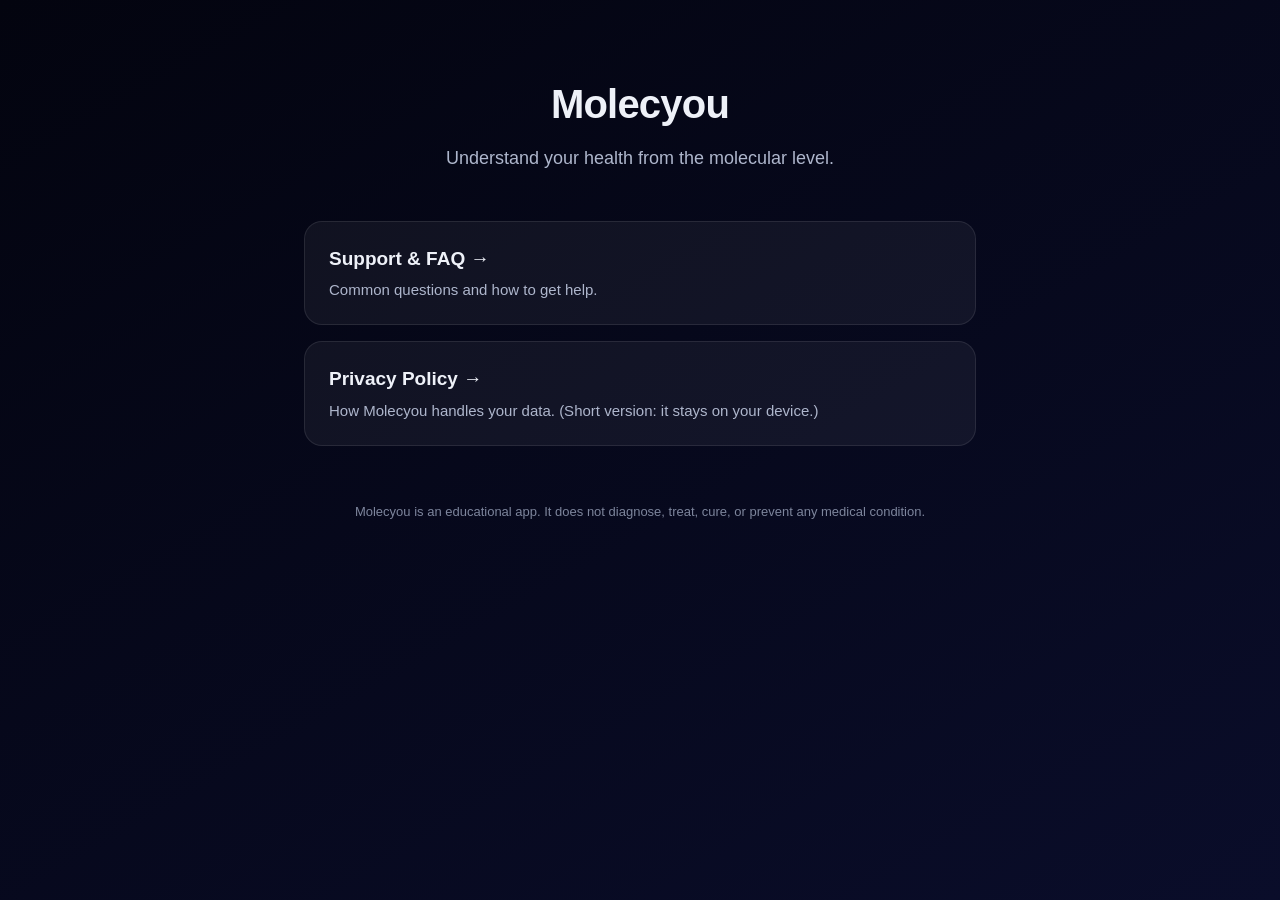
<file: docs/index.html>
<!DOCTYPE html>
<html lang="en">
<head>
<meta charset="utf-8">
<meta name="viewport" content="width=device-width, initial-scale=1">
<title>Molecyou</title>
<style>
  :root { color-scheme: dark; }
  * { box-sizing: border-box; }
  body {
    margin: 0;
    font-family: -apple-system, BlinkMacSystemFont, "Segoe UI", Roboto, Helvetica, Arial, sans-serif;
    color: #eef1f8;
    background: linear-gradient(150deg, #03040f 0%, #0a0d2a 100%);
    min-height: 100vh;
    line-height: 1.6;
  }
  .wrap { max-width: 720px; margin: 0 auto; padding: 72px 24px 96px; }
  header { text-align: center; margin-bottom: 48px; }
  .logo { font-size: 40px; font-weight: 800; letter-spacing: -0.02em; }
  .tag { color: #aeb6cc; font-size: 18px; margin-top: 8px; }
  .cards { display: grid; gap: 16px; }
  a.card {
    display: block; text-decoration: none; color: inherit;
    background: rgba(255,255,255,0.05);
    border: 1px solid rgba(255,255,255,0.09);
    border-radius: 18px; padding: 22px 24px;
    transition: background 0.15s ease, transform 0.15s ease;
  }
  a.card:hover { background: rgba(255,255,255,0.09); transform: translateY(-2px); }
  a.card h2 { margin: 0 0 4px; font-size: 19px; }
  a.card p { margin: 0; color: #aeb6cc; font-size: 15px; }
  footer { margin-top: 56px; text-align: center; color: #7d859c; font-size: 13px; }
  a { color: #8b7dff; }
</style>
</head>
<body>
  <div class="wrap">
    <header>
      <div class="logo">Molecyou</div>
      <div class="tag">Understand your health from the molecular level.</div>
    </header>

    <div class="cards">
      <a class="card" href="support.html">
        <h2>Support &amp; FAQ →</h2>
        <p>Common questions and how to get help.</p>
      </a>
      <a class="card" href="privacy.html">
        <h2>Privacy Policy →</h2>
        <p>How Molecyou handles your data. (Short version: it stays on your device.)</p>
      </a>
    </div>

    <footer>
      Molecyou is an educational app. It does not diagnose, treat, cure, or prevent any medical condition.
    </footer>
  </div>
</body>
</html>
</file>
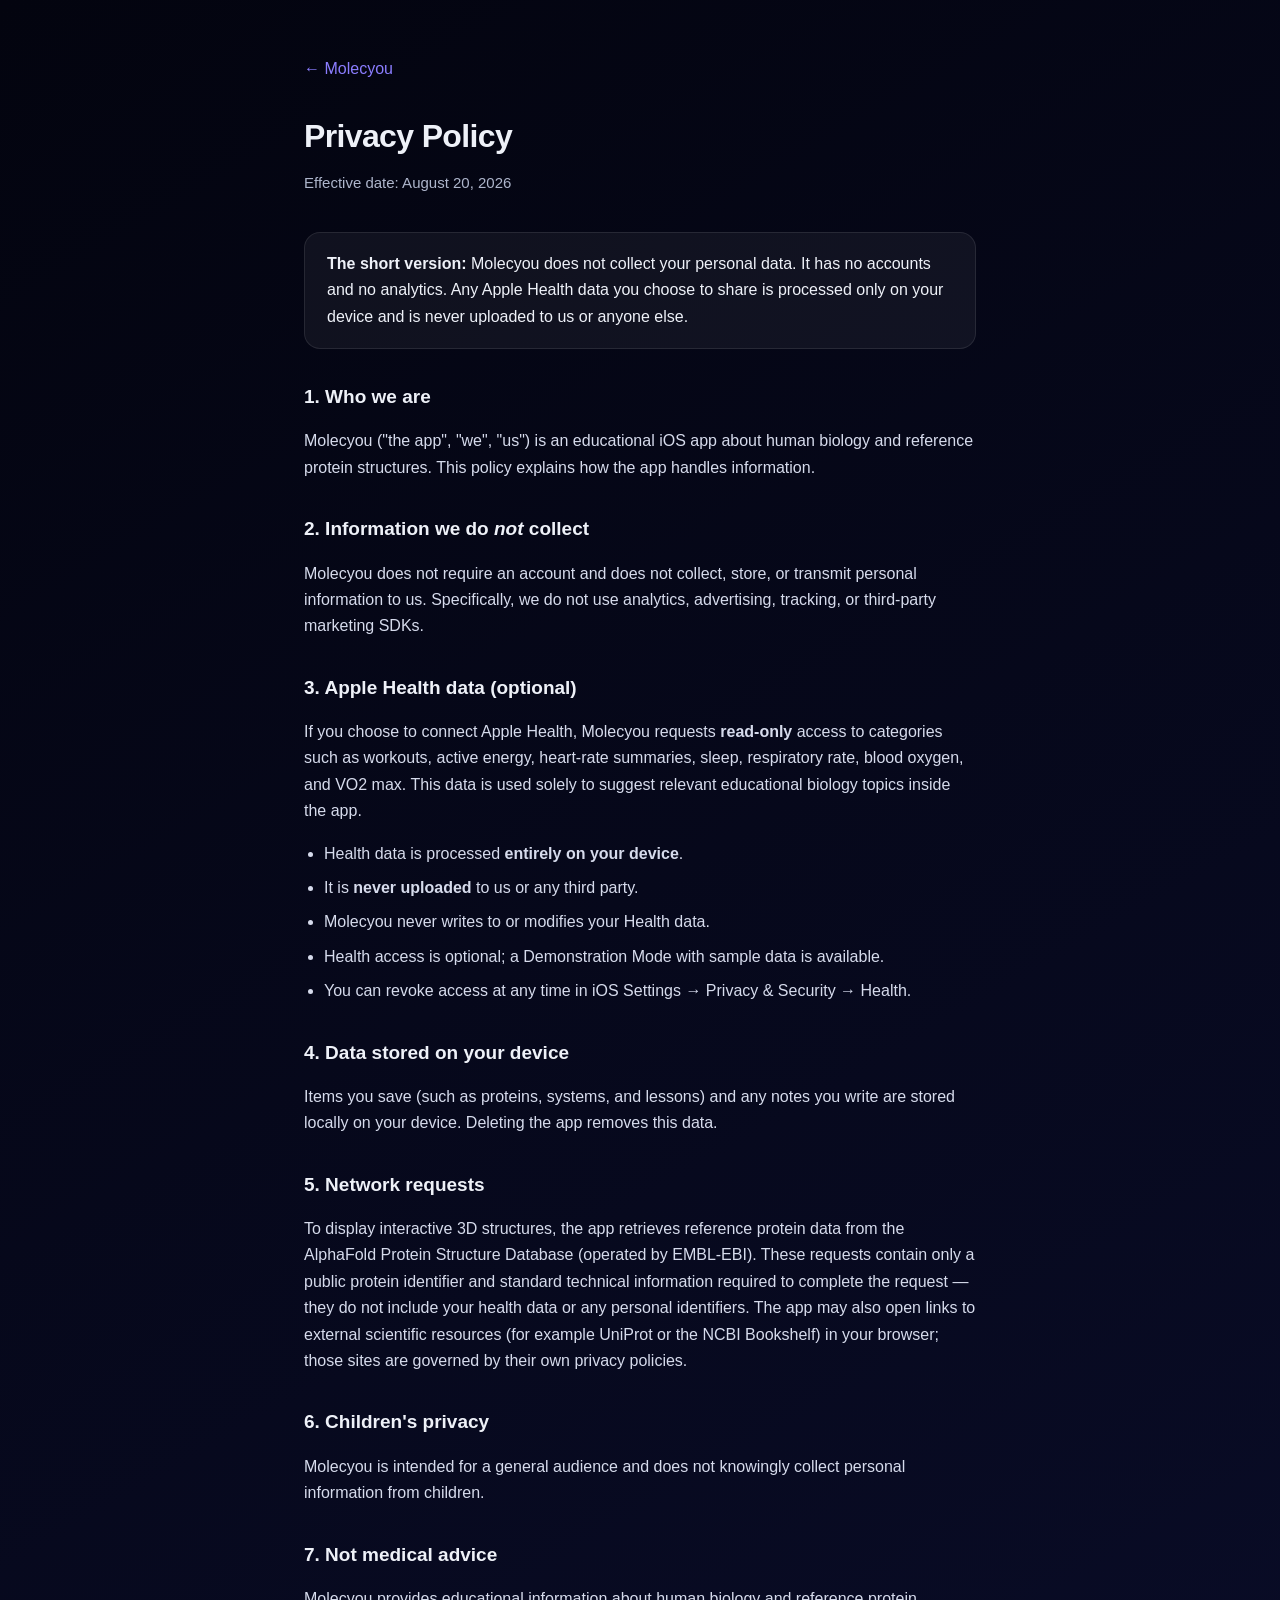
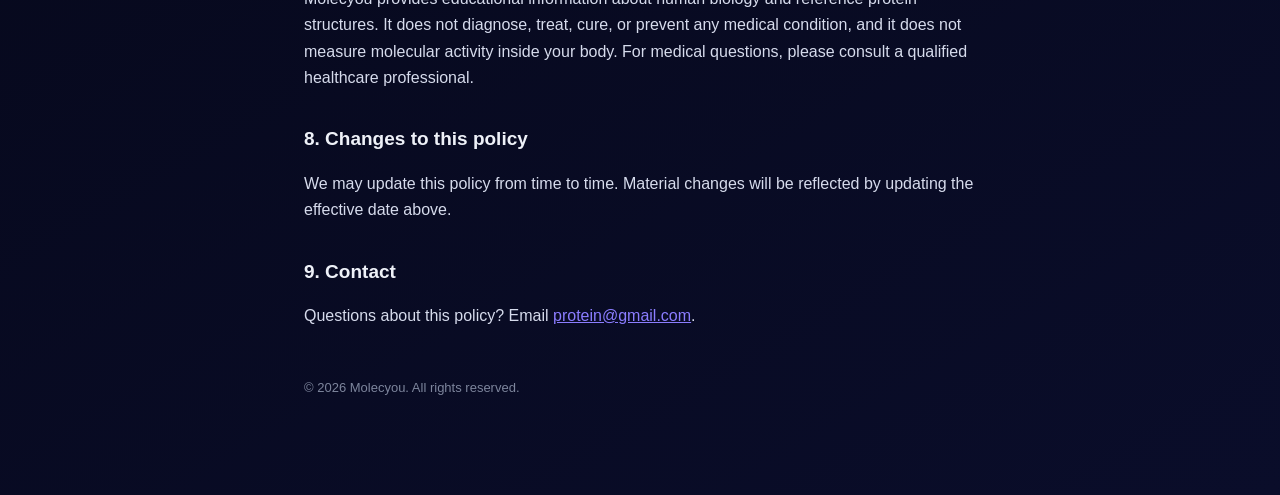
<file: docs/privacy.html>
<!DOCTYPE html>
<html lang="en">
<head>
<meta charset="utf-8">
<meta name="viewport" content="width=device-width, initial-scale=1">
<title>Molecyou — Privacy Policy</title>
<style>
  :root { color-scheme: dark; }
  * { box-sizing: border-box; }
  body {
    margin: 0;
    font-family: -apple-system, BlinkMacSystemFont, "Segoe UI", Roboto, Helvetica, Arial, sans-serif;
    color: #eef1f8;
    background: linear-gradient(150deg, #03040f 0%, #0a0d2a 100%);
    min-height: 100vh; line-height: 1.65;
  }
  .wrap { max-width: 720px; margin: 0 auto; padding: 56px 24px 96px; }
  a { color: #8b7dff; }
  h1 { font-size: 32px; letter-spacing: -0.02em; margin: 0 0 8px; }
  .eff { color: #aeb6cc; margin: 0 0 36px; font-size: 15px; }
  h2 { font-size: 19px; margin: 32px 0 8px; }
  p, li { color: #d6dbec; }
  ul { padding-left: 20px; }
  li { margin-bottom: 8px; }
  .back { display: inline-block; margin-bottom: 28px; color: #8b7dff; text-decoration: none; }
  .callout {
    background: rgba(255,255,255,0.05);
    border: 1px solid rgba(255,255,255,0.09);
    border-radius: 16px; padding: 18px 22px; margin: 24px 0;
  }
  footer { margin-top: 48px; color: #7d859c; font-size: 13px; }
</style>
</head>
<body>
  <div class="wrap">
    <a class="back" href="index.html">← Molecyou</a>
    <h1>Privacy Policy</h1>
    <p class="eff">Effective date: August 20, 2026</p>

    <div class="callout">
      <strong>The short version:</strong> Molecyou does not collect your personal data.
      It has no accounts and no analytics. Any Apple Health data you choose to share is
      processed only on your device and is never uploaded to us or anyone else.
    </div>

    <h2>1. Who we are</h2>
    <p>Molecyou ("the app", "we", "us") is an educational iOS app about human biology
       and reference protein structures. This policy explains how the app handles
       information.</p>

    <h2>2. Information we do <em>not</em> collect</h2>
    <p>Molecyou does not require an account and does not collect, store, or transmit
       personal information to us. Specifically, we do not use analytics, advertising,
       tracking, or third-party marketing SDKs.</p>

    <h2>3. Apple Health data (optional)</h2>
    <p>If you choose to connect Apple Health, Molecyou requests <strong>read-only</strong>
       access to categories such as workouts, active energy, heart-rate summaries, sleep,
       respiratory rate, blood oxygen, and VO2 max. This data is used solely to suggest
       relevant educational biology topics inside the app.</p>
    <ul>
      <li>Health data is processed <strong>entirely on your device</strong>.</li>
      <li>It is <strong>never uploaded</strong> to us or any third party.</li>
      <li>Molecyou never writes to or modifies your Health data.</li>
      <li>Health access is optional; a Demonstration Mode with sample data is available.</li>
      <li>You can revoke access at any time in iOS Settings → Privacy &amp; Security → Health.</li>
    </ul>

    <h2>4. Data stored on your device</h2>
    <p>Items you save (such as proteins, systems, and lessons) and any notes you write
       are stored locally on your device. Deleting the app removes this data.</p>

    <h2>5. Network requests</h2>
    <p>To display interactive 3D structures, the app retrieves reference protein data
       from the AlphaFold Protein Structure Database (operated by EMBL-EBI). These
       requests contain only a public protein identifier and standard technical
       information required to complete the request — they do not include your health
       data or any personal identifiers. The app may also open links to external
       scientific resources (for example UniProt or the NCBI Bookshelf) in your browser;
       those sites are governed by their own privacy policies.</p>

    <h2>6. Children's privacy</h2>
    <p>Molecyou is intended for a general audience and does not knowingly collect
       personal information from children.</p>

    <h2>7. Not medical advice</h2>
    <p>Molecyou provides educational information about human biology and reference
       protein structures. It does not diagnose, treat, cure, or prevent any medical
       condition, and it does not measure molecular activity inside your body. For
       medical questions, please consult a qualified healthcare professional.</p>

    <h2>8. Changes to this policy</h2>
    <p>We may update this policy from time to time. Material changes will be reflected
       by updating the effective date above.</p>

    <h2>9. Contact</h2>
    <p>Questions about this policy? Email
       <a href="mailto:protein@gmail.com">protein@gmail.com</a>.</p>

    <footer>
      © 2026 Molecyou. All rights reserved.
    </footer>
  </div>
</body>
</html>
</file>
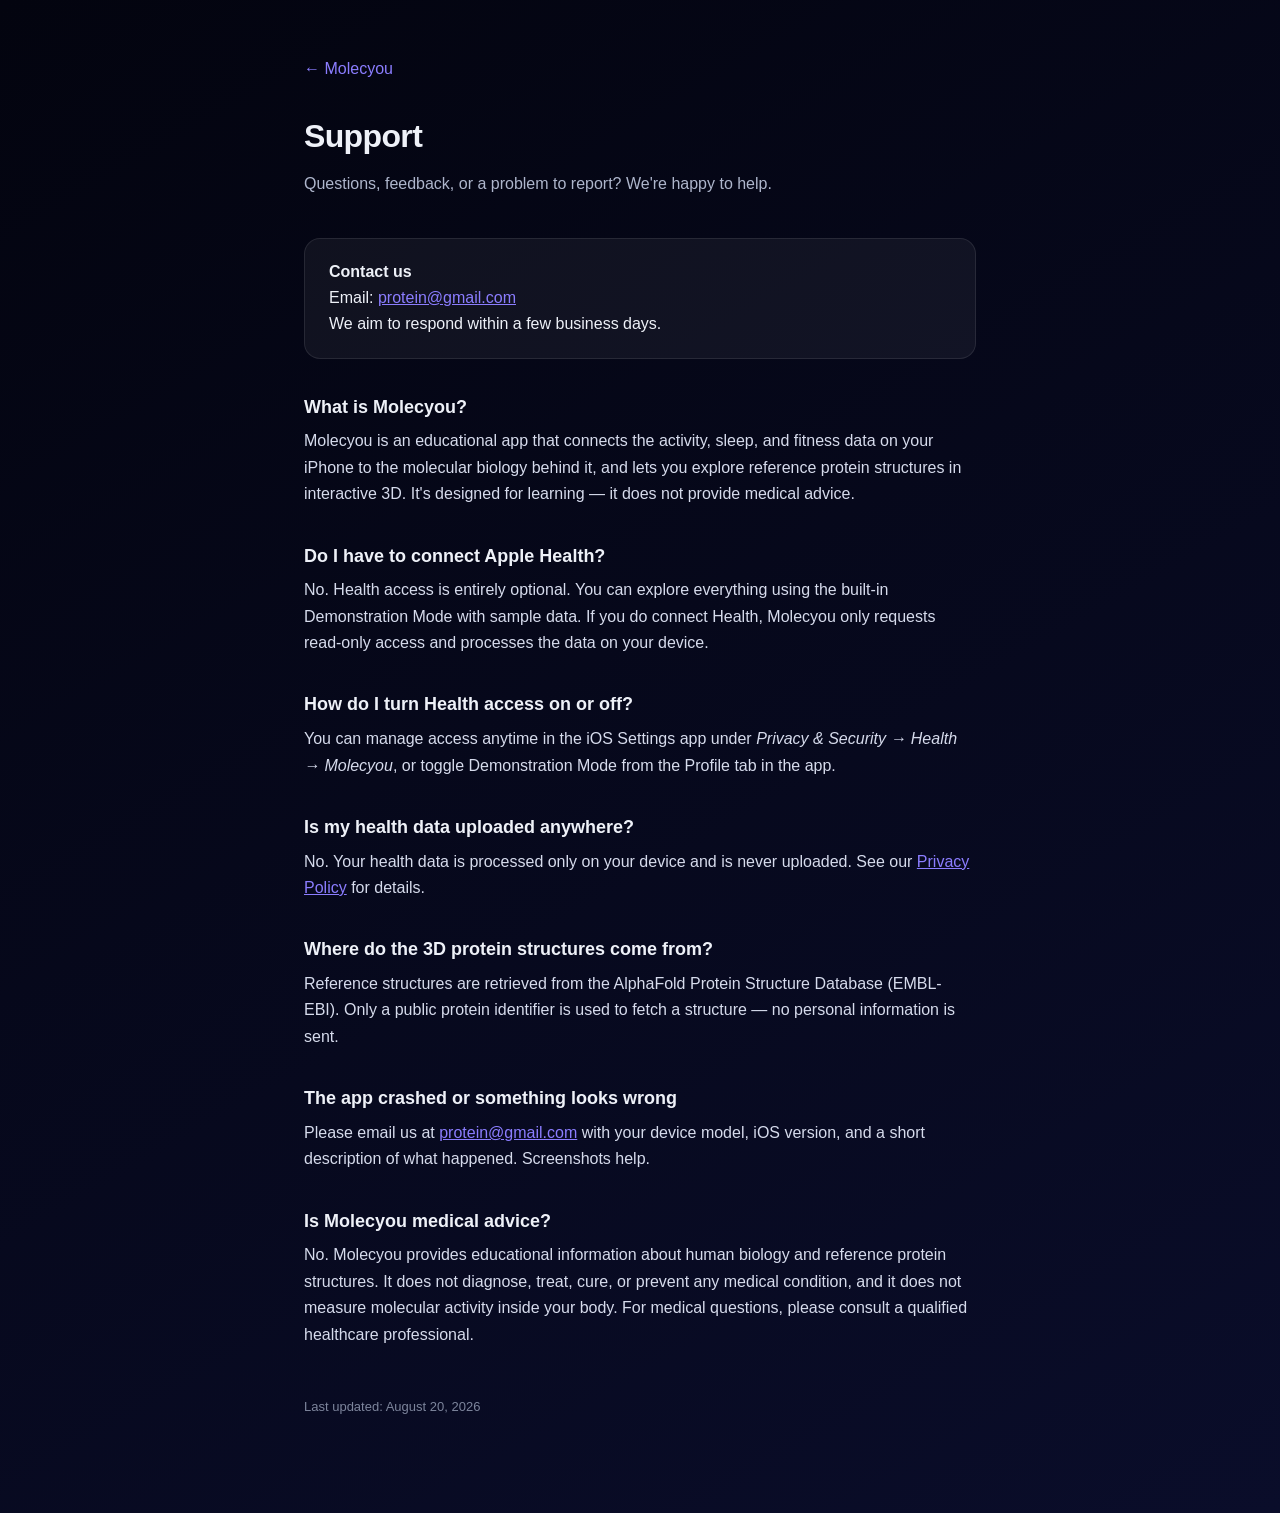
<file: docs/support.html>
<!DOCTYPE html>
<html lang="en">
<head>
<meta charset="utf-8">
<meta name="viewport" content="width=device-width, initial-scale=1">
<title>Molecyou — Support</title>
<style>
  :root { color-scheme: dark; }
  * { box-sizing: border-box; }
  body {
    margin: 0;
    font-family: -apple-system, BlinkMacSystemFont, "Segoe UI", Roboto, Helvetica, Arial, sans-serif;
    color: #eef1f8;
    background: linear-gradient(150deg, #03040f 0%, #0a0d2a 100%);
    min-height: 100vh; line-height: 1.65;
  }
  .wrap { max-width: 720px; margin: 0 auto; padding: 56px 24px 96px; }
  a { color: #8b7dff; }
  h1 { font-size: 32px; letter-spacing: -0.02em; margin: 0 0 8px; }
  .lead { color: #aeb6cc; margin: 0 0 40px; }
  h2 { font-size: 18px; margin: 34px 0 6px; }
  p { color: #d6dbec; margin: 0 0 14px; }
  .contact {
    background: rgba(255,255,255,0.05);
    border: 1px solid rgba(255,255,255,0.09);
    border-radius: 16px; padding: 20px 24px; margin: 32px 0;
  }
  .back { display: inline-block; margin-bottom: 28px; color: #8b7dff; text-decoration: none; }
  footer { margin-top: 48px; color: #7d859c; font-size: 13px; }
</style>
</head>
<body>
  <div class="wrap">
    <a class="back" href="index.html">← Molecyou</a>
    <h1>Support</h1>
    <p class="lead">Questions, feedback, or a problem to report? We're happy to help.</p>

    <div class="contact">
      <strong>Contact us</strong><br>
      Email: <a href="mailto:protein@gmail.com">protein@gmail.com</a><br>
      We aim to respond within a few business days.
    </div>

    <h2>What is Molecyou?</h2>
    <p>Molecyou is an educational app that connects the activity, sleep, and fitness
       data on your iPhone to the molecular biology behind it, and lets you explore
       reference protein structures in interactive 3D. It's designed for learning —
       it does not provide medical advice.</p>

    <h2>Do I have to connect Apple Health?</h2>
    <p>No. Health access is entirely optional. You can explore everything using the
       built-in Demonstration Mode with sample data. If you do connect Health,
       Molecyou only requests read-only access and processes the data on your device.</p>

    <h2>How do I turn Health access on or off?</h2>
    <p>You can manage access anytime in the iOS Settings app under
       <em>Privacy &amp; Security → Health → Molecyou</em>, or toggle Demonstration
       Mode from the Profile tab in the app.</p>

    <h2>Is my health data uploaded anywhere?</h2>
    <p>No. Your health data is processed only on your device and is never uploaded.
       See our <a href="privacy.html">Privacy Policy</a> for details.</p>

    <h2>Where do the 3D protein structures come from?</h2>
    <p>Reference structures are retrieved from the AlphaFold Protein Structure
       Database (EMBL-EBI). Only a public protein identifier is used to fetch a
       structure — no personal information is sent.</p>

    <h2>The app crashed or something looks wrong</h2>
    <p>Please email us at <a href="mailto:protein@gmail.com">protein@gmail.com</a>
       with your device model, iOS version, and a short description of what happened.
       Screenshots help.</p>

    <h2>Is Molecyou medical advice?</h2>
    <p>No. Molecyou provides educational information about human biology and reference
       protein structures. It does not diagnose, treat, cure, or prevent any medical
       condition, and it does not measure molecular activity inside your body. For
       medical questions, please consult a qualified healthcare professional.</p>

    <footer>
      Last updated: August 20, 2026
    </footer>
  </div>
</body>
</html>
</file>
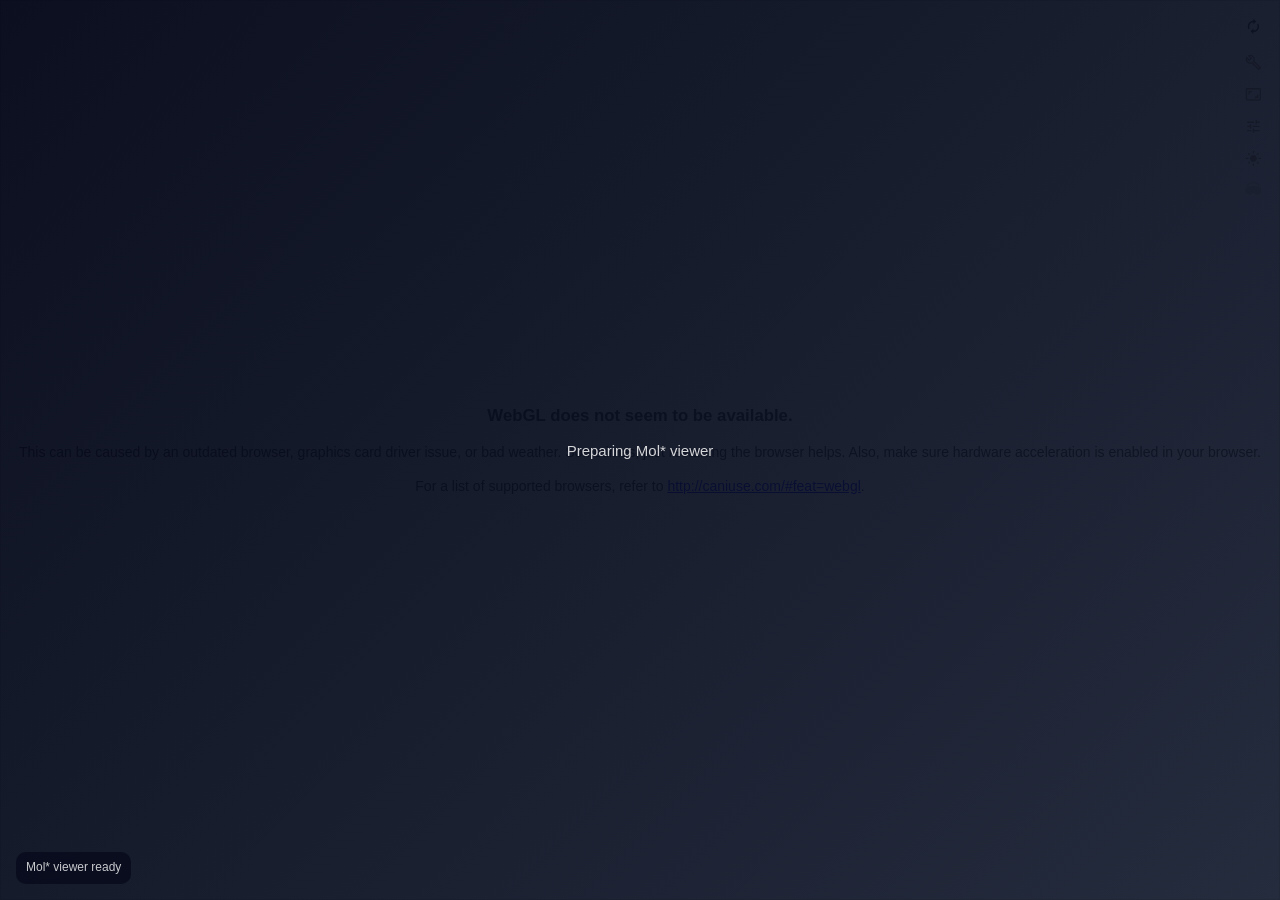
<file: Molecyou/Molecyou/Resources/MolStar/viewer.html>
<!doctype html>
<html lang="en">
<head>
<meta charset="utf-8">
<meta name="viewport" content="width=device-width,initial-scale=1,viewport-fit=cover">
<title>Molecyou Viewer</title>
<link rel="stylesheet" href="molstar.css">
<link rel="stylesheet" href="viewer.css">
</head>
<body>
<main id="shell" aria-label="Interactive molecular structure viewer">
  <div id="app"></div>
  <div id="loading" role="status">Preparing Mol* viewer</div>
  <div id="status" aria-live="polite">Initializing</div>
</main>
<script src="molstar.js"></script>
<script src="viewer.js"></script>
</body>
</html>
</file>
<file: Molecyou/Molecyou/Resources/MolStar/molstar.css>
.msp-plugin{font-family:Helvetica Neue,Segoe UI,Helvetica,Source Sans Pro,Arial,sans-serif;font-size:14px;line-height:1.42857143;position:absolute;inset:0}.msp-plugin *{box-sizing:border-box}.msp-plugin [hidden],.msp-plugin template{display:none}.msp-plugin a{background-color:transparent}.msp-plugin a:active,.msp-plugin a:hover{outline:0}.msp-plugin abbr[title]{border-bottom:1px dotted}.msp-plugin b,.msp-plugin strong{font-weight:700}.msp-plugin small{font-size:80%}.msp-plugin img{border:0}.msp-plugin svg:not(:root){overflow:hidden}.msp-plugin button,.msp-plugin input,.msp-plugin optgroup,.msp-plugin select,.msp-plugin textarea{color:inherit;font:inherit;margin:0}.msp-plugin button{overflow:visible}.msp-plugin button,.msp-plugin select{text-transform:none}.msp-plugin button,.msp-plugin html input[type=button],.msp-plugin input[type=reset],.msp-plugin input[type=submit]{-webkit-appearance:button;cursor:pointer}.msp-plugin button[disabled],.msp-plugin html input[disabled]{cursor:default}.msp-plugin button::-moz-focus-inner,.msp-plugin input::-moz-focus-inner{border:0;padding:0}.msp-plugin input{line-height:normal}.msp-plugin input[type=checkbox],.msp-plugin input[type=radio]{box-sizing:border-box;padding:0}.msp-plugin input[type=number]::-webkit-inner-spin-button,.msp-plugin input[type=number]::-webkit-outer-spin-button{height:auto}.msp-plugin textarea{overflow:auto}.msp-plugin .msp-layout-expanded,.msp-plugin .msp-layout-standard{inset:0}.msp-plugin .msp-layout-standard{border:1px solid rgb(206.2804878049,200.5487804878,186.2195121951)}.msp-plugin .msp-layout-region{overflow:hidden}.msp-plugin .msp-layout-static,.msp-plugin .msp-layout-scrollable{position:absolute}.msp-plugin .msp-scrollable{overflow-y:auto}.msp-plugin .msp-scrollable-container{position:absolute;inset:0;overflow-y:auto}.msp-plugin .msp-layout-static{overflow:hidden}.msp-plugin .msp-layout-top .msp-layout-static,.msp-plugin .msp-layout-main .msp-layout-static,.msp-plugin .msp-layout-bottom .msp-layout-static,.msp-plugin .msp-layout-right .msp-layout-static{inset:0}.msp-plugin .msp-layout-right .msp-layout-scrollable{inset:43px 0 0}.msp-plugin .msp-layout-left .msp-layout-static{inset:0}.msp-plugin .msp-layout-standard-outside{position:absolute}.msp-plugin .msp-layout-standard-outside .msp-layout-main{position:absolute;inset:0}.msp-plugin .msp-layout-standard-outside .msp-layout-top{position:absolute;right:0;height:97px;top:-97px;width:50%;border-left:1px solid rgb(206.2804878049,200.5487804878,186.2195121951);border-bottom:1px solid rgb(206.2804878049,200.5487804878,186.2195121951)}.msp-plugin .msp-layout-standard-outside .msp-layout-bottom{position:absolute;left:0;right:0;height:97px;top:-97px;width:50%;border-bottom:1px solid rgb(206.2804878049,200.5487804878,186.2195121951)}.msp-plugin .msp-layout-standard-outside .msp-layout-right{position:absolute;width:50%;right:0;bottom:-295px;height:295px;border-left:1px solid rgb(206.2804878049,200.5487804878,186.2195121951);border-top:1px solid rgb(206.2804878049,200.5487804878,186.2195121951)}.msp-plugin .msp-layout-standard-outside .msp-layout-left{position:absolute;width:50%;left:0;bottom:-295px;height:295px;border-top:1px solid rgb(206.2804878049,200.5487804878,186.2195121951)}.msp-plugin .msp-layout-standard-outside .msp-layout-hide-right .msp-layout-right{display:none}.msp-plugin .msp-layout-standard-outside .msp-layout-hide-right .msp-layout-left{width:100%}.msp-plugin .msp-layout-standard-outside .msp-layout-hide-left .msp-layout-left{display:none}.msp-plugin .msp-layout-standard-outside .msp-layout-hide-left .msp-layout-right{width:100%;border-left:none}.msp-plugin .msp-layout-standard-outside .msp-layout-collapse-left .msp-layout-left{width:32px}.msp-plugin .msp-layout-standard-outside .msp-layout-collapse-left .msp-layout-right{left:32px;width:auto}.msp-plugin .msp-layout-standard-outside .msp-layout-hide-top .msp-layout-top{display:none}.msp-plugin .msp-layout-standard-outside .msp-layout-hide-top .msp-layout-bottom{width:100%;border-left:none}.msp-plugin .msp-layout-standard-outside .msp-layout-hide-bottom .msp-layout-bottom{display:none}.msp-plugin .msp-layout-standard-outside .msp-layout-hide-bottom .msp-layout-top{width:100%;border-left:none}.msp-plugin .msp-layout-standard-landscape{position:absolute}.msp-plugin .msp-layout-standard-landscape .msp-layout-main{position:absolute;inset:100px 300px 70px 330px}.msp-plugin .msp-layout-standard-landscape .msp-layout-top{position:absolute;left:330px;right:300px;height:100px;top:0;border-bottom:1px solid rgb(206.2804878049,200.5487804878,186.2195121951)}.msp-plugin .msp-layout-standard-landscape .msp-layout-bottom{position:absolute;left:330px;right:300px;height:70px;bottom:0;border-top:1px solid rgb(206.2804878049,200.5487804878,186.2195121951)}.msp-plugin .msp-layout-standard-landscape .msp-layout-right{position:absolute;width:300px;right:0;bottom:0;top:0;border-left:1px solid rgb(206.2804878049,200.5487804878,186.2195121951)}.msp-plugin .msp-layout-standard-landscape .msp-layout-left{position:absolute;width:330px;left:0;bottom:0;top:0;border-right:1px solid rgb(206.2804878049,200.5487804878,186.2195121951)}.msp-plugin .msp-layout-standard-landscape .msp-layout-hide-right .msp-layout-right{display:none}.msp-plugin .msp-layout-standard-landscape .msp-layout-hide-right .msp-layout-main,.msp-plugin .msp-layout-standard-landscape .msp-layout-hide-right .msp-layout-top,.msp-plugin .msp-layout-standard-landscape .msp-layout-hide-right .msp-layout-bottom{right:0}.msp-plugin .msp-layout-standard-landscape .msp-layout-hide-left .msp-layout-left{display:none}.msp-plugin .msp-layout-standard-landscape .msp-layout-hide-left .msp-layout-main,.msp-plugin .msp-layout-standard-landscape .msp-layout-hide-left .msp-layout-top,.msp-plugin .msp-layout-standard-landscape .msp-layout-hide-left .msp-layout-bottom{left:0}.msp-plugin .msp-layout-standard-landscape .msp-layout-collapse-left .msp-layout-left{width:32px}.msp-plugin .msp-layout-standard-landscape .msp-layout-collapse-left .msp-layout-main,.msp-plugin .msp-layout-standard-landscape .msp-layout-collapse-left .msp-layout-top,.msp-plugin .msp-layout-standard-landscape .msp-layout-collapse-left .msp-layout-bottom{left:32px}.msp-plugin .msp-layout-standard-landscape .msp-layout-hide-bottom .msp-layout-bottom{display:none}.msp-plugin .msp-layout-standard-landscape .msp-layout-hide-bottom .msp-layout-main{bottom:0}.msp-plugin .msp-layout-standard-landscape .msp-layout-hide-top .msp-layout-top{display:none}.msp-plugin .msp-layout-standard-landscape .msp-layout-hide-top .msp-layout-main{top:0}.msp-plugin .msp-layout-standard-portrait{position:absolute}.msp-plugin .msp-layout-standard-portrait .msp-layout-main{position:absolute;inset:97px 0 361px}.msp-plugin .msp-layout-standard-portrait .msp-layout-top{position:absolute;right:0;height:97px;top:0;width:50%;border-left:1px solid rgb(206.2804878049,200.5487804878,186.2195121951);border-bottom:1px solid rgb(206.2804878049,200.5487804878,186.2195121951)}.msp-plugin .msp-layout-standard-portrait .msp-layout-bottom{position:absolute;left:0;right:0;height:97px;width:50%;border-bottom:1px solid rgb(206.2804878049,200.5487804878,186.2195121951)}.msp-plugin .msp-layout-standard-portrait .msp-layout-right{position:absolute;width:50%;right:0;bottom:0;height:361px;border-left:1px solid rgb(206.2804878049,200.5487804878,186.2195121951);border-top:1px solid rgb(206.2804878049,200.5487804878,186.2195121951)}.msp-plugin .msp-layout-standard-portrait .msp-layout-left{position:absolute;width:50%;left:0;bottom:0;height:361px;border-top:1px solid rgb(206.2804878049,200.5487804878,186.2195121951)}.msp-plugin .msp-layout-standard-portrait .msp-layout-hide-right .msp-layout-right{display:none}.msp-plugin .msp-layout-standard-portrait .msp-layout-hide-right .msp-layout-left{width:100%}.msp-plugin .msp-layout-standard-portrait .msp-layout-hide-left .msp-layout-left{display:none}.msp-plugin .msp-layout-standard-portrait .msp-layout-hide-left .msp-layout-right{width:100%;border-left:none}.msp-plugin .msp-layout-standard-portrait .msp-layout-hide-right.msp-layout-hide-left .msp-layout-main{bottom:0}.msp-plugin .msp-layout-standard-portrait .msp-layout-collapse-left .msp-layout-left{width:32px}.msp-plugin .msp-layout-standard-portrait .msp-layout-collapse-left .msp-layout-right{left:32px;width:auto}.msp-plugin .msp-layout-standard-portrait .msp-layout-hide-top .msp-layout-top{display:none}.msp-plugin .msp-layout-standard-portrait .msp-layout-hide-top .msp-layout-bottom{width:100%;border-left:none}.msp-plugin .msp-layout-standard-portrait .msp-layout-hide-bottom .msp-layout-bottom{display:none}.msp-plugin .msp-layout-standard-portrait .msp-layout-hide-bottom .msp-layout-top{width:100%;border-left:none}.msp-plugin .msp-layout-standard-portrait .msp-layout-hide-top.msp-layout-hide-bottom .msp-layout-main{top:0}.msp-plugin .msp-layout-standard-reactive{position:absolute}@media(orientation:landscape),(min-width:1000px){.msp-plugin .msp-layout-standard-reactive .msp-layout-main{position:absolute;inset:100px 300px 70px 330px}.msp-plugin .msp-layout-standard-reactive .msp-layout-top{position:absolute;left:330px;right:300px;height:100px;top:0;border-bottom:1px solid rgb(206.2804878049,200.5487804878,186.2195121951)}.msp-plugin .msp-layout-standard-reactive .msp-layout-bottom{position:absolute;left:330px;right:300px;height:70px;bottom:0;border-top:1px solid rgb(206.2804878049,200.5487804878,186.2195121951)}.msp-plugin .msp-layout-standard-reactive .msp-layout-right{position:absolute;width:300px;right:0;bottom:0;top:0;border-left:1px solid rgb(206.2804878049,200.5487804878,186.2195121951)}.msp-plugin .msp-layout-standard-reactive .msp-layout-left{position:absolute;width:330px;left:0;bottom:0;top:0;border-right:1px solid rgb(206.2804878049,200.5487804878,186.2195121951)}.msp-plugin .msp-layout-standard-reactive .msp-layout-hide-right .msp-layout-right{display:none}.msp-plugin .msp-layout-standard-reactive .msp-layout-hide-right .msp-layout-main,.msp-plugin .msp-layout-standard-reactive .msp-layout-hide-right .msp-layout-top,.msp-plugin .msp-layout-standard-reactive .msp-layout-hide-right .msp-layout-bottom{right:0}.msp-plugin .msp-layout-standard-reactive .msp-layout-hide-left .msp-layout-left{display:none}.msp-plugin .msp-layout-standard-reactive .msp-layout-hide-left .msp-layout-main,.msp-plugin .msp-layout-standard-reactive .msp-layout-hide-left .msp-layout-top,.msp-plugin .msp-layout-standard-reactive .msp-layout-hide-left .msp-layout-bottom{left:0}.msp-plugin .msp-layout-standard-reactive .msp-layout-collapse-left .msp-layout-left{width:32px}.msp-plugin .msp-layout-standard-reactive .msp-layout-collapse-left .msp-layout-main,.msp-plugin .msp-layout-standard-reactive .msp-layout-collapse-left .msp-layout-top,.msp-plugin .msp-layout-standard-reactive .msp-layout-collapse-left .msp-layout-bottom{left:32px}.msp-plugin .msp-layout-standard-reactive .msp-layout-hide-bottom .msp-layout-bottom{display:none}.msp-plugin .msp-layout-standard-reactive .msp-layout-hide-bottom .msp-layout-main{bottom:0}.msp-plugin .msp-layout-standard-reactive .msp-layout-hide-top .msp-layout-top{display:none}.msp-plugin .msp-layout-standard-reactive .msp-layout-hide-top .msp-layout-main{top:0}}@media(orientation:portrait)and (max-width:1000px){.msp-plugin .msp-layout-standard-reactive .msp-layout-main{position:absolute;inset:97px 0 361px}.msp-plugin .msp-layout-standard-reactive .msp-layout-top{position:absolute;right:0;height:97px;top:0;width:50%;border-left:1px solid rgb(206.2804878049,200.5487804878,186.2195121951);border-bottom:1px solid rgb(206.2804878049,200.5487804878,186.2195121951)}.msp-plugin .msp-layout-standard-reactive .msp-layout-bottom{position:absolute;left:0;right:0;height:97px;width:50%;border-bottom:1px solid rgb(206.2804878049,200.5487804878,186.2195121951)}.msp-plugin .msp-layout-standard-reactive .msp-layout-right{position:absolute;width:50%;right:0;bottom:0;height:361px;border-left:1px solid rgb(206.2804878049,200.5487804878,186.2195121951);border-top:1px solid rgb(206.2804878049,200.5487804878,186.2195121951)}.msp-plugin .msp-layout-standard-reactive .msp-layout-left{position:absolute;width:50%;left:0;bottom:0;height:361px;border-top:1px solid rgb(206.2804878049,200.5487804878,186.2195121951)}.msp-plugin .msp-layout-standard-reactive .msp-layout-hide-right .msp-layout-right{display:none}.msp-plugin .msp-layout-standard-reactive .msp-layout-hide-right .msp-layout-left{width:100%}.msp-plugin .msp-layout-standard-reactive .msp-layout-hide-left .msp-layout-left{display:none}.msp-plugin .msp-layout-standard-reactive .msp-layout-hide-left .msp-layout-right{width:100%;border-left:none}.msp-plugin .msp-layout-standard-reactive .msp-layout-hide-right.msp-layout-hide-left .msp-layout-main{bottom:0}.msp-plugin .msp-layout-standard-reactive .msp-layout-collapse-left .msp-layout-left{width:32px}.msp-plugin .msp-layout-standard-reactive .msp-layout-collapse-left .msp-layout-right{left:32px;width:auto}.msp-plugin .msp-layout-standard-reactive .msp-layout-hide-top .msp-layout-top{display:none}.msp-plugin .msp-layout-standard-reactive .msp-layout-hide-top .msp-layout-bottom{width:100%;border-left:none}.msp-plugin .msp-layout-standard-reactive .msp-layout-hide-bottom .msp-layout-bottom{display:none}.msp-plugin .msp-layout-standard-reactive .msp-layout-hide-bottom .msp-layout-top{width:100%;border-left:none}.msp-plugin .msp-layout-standard-reactive .msp-layout-hide-top.msp-layout-hide-bottom .msp-layout-main{top:0}}.msp-plugin .msp-layout-expanded{position:fixed}@media(orientation:landscape){.msp-plugin .msp-layout-expanded .msp-layout-main{position:absolute;inset:100px 300px 70px 330px}.msp-plugin .msp-layout-expanded .msp-layout-top{position:absolute;left:330px;right:300px;height:100px;top:0;border-bottom:1px solid rgb(206.2804878049,200.5487804878,186.2195121951)}.msp-plugin .msp-layout-expanded .msp-layout-bottom{position:absolute;left:330px;right:300px;height:70px;bottom:0;border-top:1px solid rgb(206.2804878049,200.5487804878,186.2195121951)}.msp-plugin .msp-layout-expanded .msp-layout-right{position:absolute;width:300px;right:0;bottom:0;top:0;border-left:1px solid rgb(206.2804878049,200.5487804878,186.2195121951)}.msp-plugin .msp-layout-expanded .msp-layout-left{position:absolute;width:330px;left:0;bottom:0;top:0;border-right:1px solid rgb(206.2804878049,200.5487804878,186.2195121951)}.msp-plugin .msp-layout-expanded .msp-layout-hide-right .msp-layout-right{display:none}.msp-plugin .msp-layout-expanded .msp-layout-hide-right .msp-layout-main,.msp-plugin .msp-layout-expanded .msp-layout-hide-right .msp-layout-top,.msp-plugin .msp-layout-expanded .msp-layout-hide-right .msp-layout-bottom{right:0}.msp-plugin .msp-layout-expanded .msp-layout-hide-left .msp-layout-left{display:none}.msp-plugin .msp-layout-expanded .msp-layout-hide-left .msp-layout-main,.msp-plugin .msp-layout-expanded .msp-layout-hide-left .msp-layout-top,.msp-plugin .msp-layout-expanded .msp-layout-hide-left .msp-layout-bottom{left:0}.msp-plugin .msp-layout-expanded .msp-layout-collapse-left .msp-layout-left{width:32px}.msp-plugin .msp-layout-expanded .msp-layout-collapse-left .msp-layout-main,.msp-plugin .msp-layout-expanded .msp-layout-collapse-left .msp-layout-top,.msp-plugin .msp-layout-expanded .msp-layout-collapse-left .msp-layout-bottom{left:32px}.msp-plugin .msp-layout-expanded .msp-layout-hide-bottom .msp-layout-bottom{display:none}.msp-plugin .msp-layout-expanded .msp-layout-hide-bottom .msp-layout-main{bottom:0}.msp-plugin .msp-layout-expanded .msp-layout-hide-top .msp-layout-top{display:none}.msp-plugin .msp-layout-expanded .msp-layout-hide-top .msp-layout-main{top:0}}@media(orientation:portrait){.msp-plugin .msp-layout-expanded .msp-layout-main{position:absolute;inset:97px 0 361px}.msp-plugin .msp-layout-expanded .msp-layout-top{position:absolute;right:0;height:97px;top:0;width:50%;border-left:1px solid rgb(206.2804878049,200.5487804878,186.2195121951);border-bottom:1px solid rgb(206.2804878049,200.5487804878,186.2195121951)}.msp-plugin .msp-layout-expanded .msp-layout-bottom{position:absolute;left:0;right:0;height:97px;width:50%;border-bottom:1px solid rgb(206.2804878049,200.5487804878,186.2195121951)}.msp-plugin .msp-layout-expanded .msp-layout-right{position:absolute;width:50%;right:0;bottom:0;height:361px;border-left:1px solid rgb(206.2804878049,200.5487804878,186.2195121951);border-top:1px solid rgb(206.2804878049,200.5487804878,186.2195121951)}.msp-plugin .msp-layout-expanded .msp-layout-left{position:absolute;width:50%;left:0;bottom:0;height:361px;border-top:1px solid rgb(206.2804878049,200.5487804878,186.2195121951)}.msp-plugin .msp-layout-expanded .msp-layout-hide-right .msp-layout-right{display:none}.msp-plugin .msp-layout-expanded .msp-layout-hide-right .msp-layout-left{width:100%}.msp-plugin .msp-layout-expanded .msp-layout-hide-left .msp-layout-left{display:none}.msp-plugin .msp-layout-expanded .msp-layout-hide-left .msp-layout-right{width:100%;border-left:none}.msp-plugin .msp-layout-expanded .msp-layout-hide-right.msp-layout-hide-left .msp-layout-main{bottom:0}.msp-plugin .msp-layout-expanded .msp-layout-collapse-left .msp-layout-left{width:32px}.msp-plugin .msp-layout-expanded .msp-layout-collapse-left .msp-layout-right{left:32px;width:auto}.msp-plugin .msp-layout-expanded .msp-layout-hide-top .msp-layout-top{display:none}.msp-plugin .msp-layout-expanded .msp-layout-hide-top .msp-layout-bottom{width:100%;border-left:none}.msp-plugin .msp-layout-expanded .msp-layout-hide-bottom .msp-layout-bottom{display:none}.msp-plugin .msp-layout-expanded .msp-layout-hide-bottom .msp-layout-top{width:100%;border-left:none}.msp-plugin .msp-layout-expanded .msp-layout-hide-top.msp-layout-hide-bottom .msp-layout-main{top:0}}.msp-plugin ::-webkit-scrollbar{width:10px;height:10px}.msp-plugin ::-webkit-scrollbar-track{border-radius:0;background-color:#e9e6e0}.msp-plugin ::-webkit-scrollbar-thumb{border-radius:10px;background-color:#beb7a4;border:solid 1px transparent;background-clip:content-box}.msp-plugin .msp-form-control,.msp-plugin .msp-control-row select,.msp-plugin .msp-control-row button,.msp-plugin .msp-control-row input[type=text],.msp-plugin .msp-btn{display:block;width:100%;background:#f3f2ee;border:none;padding:0 10px;line-height:30px;height:32px;-webkit-appearance:none;-moz-appearance:none;appearance:none;-webkit-box-shadow:none;box-shadow:none;background-image:none}.msp-plugin .msp-form-control::-moz-placeholder,.msp-plugin .msp-control-row select::-moz-placeholder,.msp-plugin .msp-control-row button::-moz-placeholder,.msp-plugin .msp-control-row input[type=text]::-moz-placeholder,.msp-plugin .msp-btn::-moz-placeholder{color:#9c835f;opacity:1}.msp-plugin .msp-form-control:-ms-input-placeholder,.msp-plugin .msp-control-row select:-ms-input-placeholder,.msp-plugin .msp-control-row button:-ms-input-placeholder,.msp-plugin .msp-control-row input[type=text]:-ms-input-placeholder,.msp-plugin .msp-btn:-ms-input-placeholder{color:#9c835f}.msp-plugin .msp-form-control::-webkit-input-placeholder,.msp-plugin .msp-control-row select::-webkit-input-placeholder,.msp-plugin .msp-control-row button::-webkit-input-placeholder,.msp-plugin .msp-control-row input[type=text]::-webkit-input-placeholder,.msp-plugin .msp-btn::-webkit-input-placeholder{color:#9c835f}.msp-plugin .msp-form-control:hover,.msp-plugin .msp-control-row select:hover,.msp-plugin .msp-control-row button:hover,.msp-plugin .msp-control-row input[type=text]:hover,.msp-plugin .msp-btn:hover{color:#ae5d04;background-color:#e9e6e0;border:none;outline-offset:-1px!important;outline:1px solid rgb(200.993902439,194.6402439024,178.756097561)!important}.msp-plugin .msp-form-control:active,.msp-plugin .msp-control-row select:active,.msp-plugin .msp-control-row button:active,.msp-plugin .msp-control-row input[type=text]:active,.msp-plugin .msp-btn:active,.msp-plugin .msp-form-control:focus,.msp-plugin .msp-control-row select:focus,.msp-plugin .msp-control-row button:focus,.msp-plugin .msp-control-row input[type=text]:focus,.msp-plugin .msp-btn:focus{color:#332b1f;background-color:#f3f2ee;border:none;outline-offset:0;outline:none}.msp-plugin .msp-form-control[disabled],.msp-plugin .msp-control-row select[disabled],.msp-plugin .msp-control-row button[disabled],.msp-plugin .msp-control-row input[disabled][type=text],.msp-plugin [disabled].msp-btn,.msp-plugin .msp-form-control[readonly],.msp-plugin .msp-control-row select[readonly],.msp-plugin .msp-control-row button[readonly],.msp-plugin .msp-control-row input[readonly][type=text],.msp-plugin [readonly].msp-btn,fieldset[disabled] .msp-plugin .msp-form-control,fieldset[disabled] .msp-plugin .msp-control-row select,fieldset[disabled] .msp-plugin .msp-control-row button,fieldset[disabled] .msp-plugin .msp-control-row input[type=text],fieldset[disabled] .msp-plugin .msp-btn{background:#eeece7;opacity:.35}.msp-plugin .msp-btn,.msp-plugin .msp-control-row button{display:inline-block;margin-bottom:0;text-align:center;touch-action:manipulation;cursor:pointer;background-image:none;white-space:nowrap;-webkit-user-select:none;-moz-user-select:none;-ms-user-select:none;user-select:none;padding:0 10px;line-height:32px;border:none;-moz-box-sizing:border-box;box-sizing:border-box}.msp-plugin .msp-btn[disabled],.msp-plugin .msp-control-row button[disabled]{background:#eeece7;opacity:.35}.msp-plugin .msp-btn-block,.msp-plugin .msp-control-row button{display:block;width:100%}.msp-plugin .msp-btn,.msp-plugin .msp-control-row button,.msp-plugin .msp-btn:active,.msp-plugin .msp-btn-link:focus,.msp-plugin .msp-btn:hover{outline:none}.msp-plugin .msp-material-icon svg{display:inline-flex;vertical-align:middle;font-size:1.2em;margin-bottom:3px;fill:currentColor;width:1em;height:1em;flex-shrink:0;user-select:none}.msp-plugin .msp-btn-block>.msp-material-icon,.msp-plugin .msp-control-row button>.msp-material-icon{margin-left:0;margin-right:.4em}.msp-plugin .msp-btn-childless>.msp-material-icon{margin-left:0;margin-right:0}.msp-plugin .msp-btn-icon{border:none;height:32px;width:32px;line-height:32px;padding:0;text-align:center}.msp-plugin .msp-btn-icon:hover{color:#ae5d04;background-color:#e9e6e0;border:none;outline-offset:-1px!important;outline:1px solid rgb(200.993902439,194.6402439024,178.756097561)!important}.msp-plugin .msp-btn-icon[disabled],.msp-plugin .msp-btn-icon[disabled]:hover,.msp-plugin .msp-btn-icon[disabled]:active{color:#9c835f}.msp-plugin .msp-btn-icon-small{border:none;height:32px;width:20px;line-height:32px;padding:0;text-align:center}.msp-plugin .msp-btn-icon-small:hover{color:#ae5d04;background-color:#e9e6e0;border:none;outline-offset:-1px!important;outline:1px solid rgb(200.993902439,194.6402439024,178.756097561)!important}.msp-plugin .msp-btn-icon-small[disabled],.msp-plugin .msp-btn-icon-small[disabled]:hover,.msp-plugin .msp-btn-icon-small[disabled]:active{color:#9c835f}.msp-plugin .msp-btn-link{font-weight:400;border-radius:0}.msp-plugin .msp-btn-link,.msp-plugin .msp-btn-link:active,.msp-plugin .msp-btn-link.active,.msp-plugin .msp-btn-link[disabled],fieldset[disabled] .msp-plugin .msp-btn-link{background-color:transparent;-webkit-box-shadow:none;box-shadow:none}.msp-plugin .msp-btn-link,.msp-plugin .msp-btn-link:hover,.msp-plugin .msp-btn-link:focus,.msp-plugin .msp-btn-link:active{border-color:transparent}.msp-plugin .msp-btn-link:hover,.msp-plugin .msp-btn-link:focus{text-decoration:none;background-color:transparent}.msp-plugin .msp-btn-link[disabled]:hover,.msp-plugin .msp-btn-link[disabled]:focus,fieldset[disabled] .msp-plugin .msp-btn-link:hover,fieldset[disabled] .msp-plugin .msp-btn-link:focus{text-decoration:none}.msp-plugin .msp-btn-link .msp-icon{font-size:100%}.msp-plugin .msp-btn-link,.msp-plugin .msp-btn-link:active,.msp-plugin .msp-btn-link:focus{color:#332b1f;text-decoration:none}.msp-plugin .msp-btn-link:hover{color:#ae5d04;text-decoration:none}.msp-plugin .msp-btn-link-toggle-on{color:#332b1f}.msp-plugin .msp-btn-link-toggle-off,.msp-plugin .msp-btn-link-toggle-off:active,.msp-plugin .msp-btn-link-toggle-off:focus{color:#9c835f!important}.msp-plugin .msp-btn-link-toggle-on:hover{color:#ae5d04!important}.msp-plugin .msp-btn-link-toggle-off:hover{color:#dc9c56!important}.msp-plugin .msp-btn-action,.msp-plugin .msp-btn-action:active,.msp-plugin .msp-btn-action:focus{color:#332b1f;background:#f3f2ee}.msp-plugin .msp-btn-action:hover{color:#ae5d04;background:#f9f8f6}.msp-plugin .msp-btn-action[disabled],.msp-plugin .msp-btn-action[disabled]:hover,.msp-plugin .msp-btn-action[disabled]:active,.msp-plugin .msp-btn-action[disabled]:focus{color:#362e21}.msp-plugin .msp-btn-commit-on,.msp-plugin .msp-btn-commit-on:active,.msp-plugin .msp-btn-commit-on:focus{color:#974102;background:#f2f1ed}.msp-plugin .msp-btn-commit-on:hover{color:#ae5d04;background:#f8f7f4}.msp-plugin .msp-btn-commit-on[disabled],.msp-plugin .msp-btn-commit-on[disabled]:hover,.msp-plugin .msp-btn-commit-on[disabled]:active,.msp-plugin .msp-btn-commit-on[disabled]:focus{color:#9c4302}.msp-plugin .msp-btn-commit-off,.msp-plugin .msp-btn-commit-off:active,.msp-plugin .msp-btn-commit-off:focus{color:#332b1f;background:#f6f5f3}.msp-plugin .msp-btn-commit-off:hover{color:#ae5d04;background:#fcfbfa}.msp-plugin .msp-btn-commit-off[disabled],.msp-plugin .msp-btn-commit-off[disabled]:hover,.msp-plugin .msp-btn-commit-off[disabled]:active,.msp-plugin .msp-btn-commit-off[disabled]:focus{color:#362e21}.msp-plugin .msp-btn-remove:hover{color:#f2f4f7}.msp-plugin .msp-btn-commit-on:hover{color:#fc6c03}.msp-plugin .msp-select-toggle:after{content:"";position:absolute;right:.75rem;top:50%;transform:translateY(-50%);width:0;height:0;border-left:5px solid transparent;border-right:5px solid transparent;border-top:7px solid #ae5d04;opacity:0;pointer-events:none}.msp-plugin .msp-select-toggle:hover:after{opacity:1}.msp-plugin .msp-btn-action{height:32px;line-height:32px}.msp-plugin input[type=file]{display:block}.msp-plugin input[type=range]{display:block;width:100%}.msp-plugin select[multiple],.msp-plugin select[size],.msp-plugin textarea.msp-form-control,.msp-plugin textarea.msp-btn{height:auto}.msp-plugin .msp-control-top-offset{margin-top:1px}.msp-plugin .msp-btn-commit{text-align:right;padding:0 10px 0 0;line-height:32px;border:none;overflow:hidden;font-weight:700}.msp-plugin .msp-btn-commit .msp-icon{display:block-inline;line-height:32px;width:32px;text-align:center}.msp-plugin select.msp-form-control,.msp-plugin .msp-control-row select,.msp-plugin select.msp-btn{background:none;background-color:#f3f2ee;background-size:8px 12px;background-image:url([data-uri]);background-repeat:no-repeat;background-position:right 10px center;padding-right:24px}.msp-plugin select.msp-form-control:-moz-focusring,.msp-plugin .msp-control-row select:-moz-focusring,.msp-plugin select.msp-btn:-moz-focusring{color:transparent;text-shadow:0 0 0 #332b1f}.msp-plugin .msp-default-bg{background:#eeece7}.msp-plugin .msp-transparent-bg{background:transparent}.msp-plugin .msp-no-hover-outline:hover{color:#ae5d04;background-color:inherit;border:none;outline-offset:0!important;outline:none!important}.msp-plugin .msp-icon-inline{margin-right:8px}.msp-plugin .msp-control-row{position:relative;height:32px;background:#eeece7;margin-top:1px}.msp-plugin .msp-control-row>span.msp-control-row-label,.msp-plugin .msp-control-row>button.msp-control-button-label{line-height:32px;display:block;width:120px;text-align:right;padding:0 10px;color:#63533c;overflow:hidden;text-overflow:ellipsis;white-space:nowrap;position:relative;-webkit-user-select:none;-moz-user-select:none;-ms-user-select:none;-o-user-select:none;user-select:none;cursor:default}.msp-plugin .msp-control-row>button.msp-control-button-label{background:#eeece7;cursor:pointer}.msp-plugin .msp-control-row .msp-control-current{background:#eeece7}.msp-plugin .msp-control-row>div.msp-control-row-ctrl{position:absolute;inset:0 0 0 120px}.msp-plugin .msp-control-row>div.msp-control-row-text{position:absolute;inset:0 0 0 120px;display:flex;align-items:center;padding:0 10px}.msp-plugin .msp-control-row>div{background:#f3f2ee}.msp-plugin .msp-control-row>.msp-flex-row,.msp-plugin .msp-control-row>.msp-state-image-row{background:#eeece7}.msp-plugin .msp-control-label-short>span{width:80px!important}.msp-plugin .msp-control-label-short>div:nth-child(2){left:80px!important}.msp-plugin .msp-control-col-2{float:left;width:50%}.msp-plugin .msp-control-twoline{height:64px!important}.msp-plugin .msp-control-group{position:relative}.msp-plugin .msp-toggle-button .msp-icon{display:inline-block;margin-right:6px}.msp-plugin .msp-toggle-button>div>button:hover{border-color:#e9e6e0!important;border:none;outline-offset:-1px!important;outline:1px solid rgb(200.993902439,194.6402439024,178.756097561)!important}.msp-plugin .msp-slider>div:first-child{position:absolute;inset:0 62px 0 18px;display:flex}.msp-plugin .msp-slider>div:last-child{position:absolute;height:32px;line-height:32px;text-align:center;right:0;width:50px;top:0;bottom:0}.msp-plugin .msp-slider-no-input>div:first-child{right:18px}.msp-plugin .msp-slider-no-input>div:last-child{visibility:hidden;width:0}.msp-plugin .msp-slider input[type=text]{padding-right:6px;padding-left:4px;font-size:80%;text-align:right}.msp-plugin .msp-slider2>div:first-child{position:absolute;height:32px;line-height:32px;text-align:center;left:0;width:25px;top:0;bottom:0;font-size:80%}.msp-plugin .msp-slider2>div:nth-child(2){position:absolute;inset:0 37px 0 35px;display:flex}.msp-plugin .msp-slider2>div:last-child{position:absolute;height:32px;line-height:32px;text-align:center;right:0;width:25px;top:0;bottom:0;font-size:80%}.msp-plugin .msp-slider2 input[type=text]{padding-right:4px;padding-left:4px;font-size:80%;text-align:center}.msp-plugin .msp-toggle-color-picker button{border:10px solid rgb(243.2865853659,241.9085365854,238.4634146341)!important;margin:0;text-align:center;padding-right:10px;padding-left:10px}.msp-plugin .msp-toggle-color-picker button:hover{border-color:#e9e6e0!important;border:none;outline-offset:-1px!important;outline:1px solid rgb(200.993902439,194.6402439024,178.756097561)!important}.msp-plugin .msp-toggle-color-picker .msp-color-picker{position:absolute;z-index:100000;background:#eeece7;border-top:1px solid #eeece7;padding-bottom:5px;width:100%}.msp-plugin .msp-toggle-color-picker-above .msp-color-picker{top:-85px;height:85px}.msp-plugin .msp-toggle-color-picker-below .msp-color-picker{top:32px;height:80px}.msp-plugin .msp-control-offset{padding-left:10px}.msp-plugin .msp-accent-offset{padding-left:1px;margin-left:8px;border-left:2px solid rgb(232.5914634146,139.3719512195,56.9085365854)}.msp-plugin .msp-control-group-wrapper{margin-bottom:0;margin-top:1px}.msp-plugin .msp-control-group-header{background:#eeece7}.msp-plugin .msp-control-group-header>button,.msp-plugin .msp-control-group-header div{padding-left:4px;text-align:left;height:24px!important;line-height:24px!important;font-size:85%!important;background:#eeece7!important;color:#63533c}.msp-plugin .msp-control-group-header .msp-icon{height:24px!important;line-height:24px!important}.msp-plugin .msp-control-group-header>span{padding-left:5px;line-height:21.3333333333px;font-size:70%;background:#eeece7;color:#63533c}.msp-plugin .msp-control-current{background:#eeece7}.msp-plugin .msp-control-group-footer{background:#e3e0d8;height:5px;font-size:1px;margin-top:1px}.msp-plugin .msp-control-group-expander{display:block;position:absolute;line-height:32px;padding:0;left:0;top:0;width:120px;text-align:left;background:transparent}.msp-plugin .msp-control-group-expander .msp-icon{line-height:29px;width:31px;text-align:center;font-size:100%}.msp-plugin .msp-plugin-layout_controls{position:absolute;left:10px;top:10px}.msp-plugin .msp-plugin-layout_controls>button:first-child{margin-right:6px}.msp-plugin .msp-empty-control{display:none}.msp-plugin .msp-control .msp-btn-block,.msp-plugin .msp-control .msp-control-row button,.msp-plugin .msp-control-row .msp-control button{margin-bottom:0;margin-top:0}.msp-plugin .msp-row-text{height:32px;position:relative;background:#eeece7;margin-top:1px}.msp-plugin .msp-row-text>div{line-height:32px;text-align:center;color:#63533c}.msp-plugin .msp-help span{display:none}.msp-plugin .msp-help:hover span{display:inline-block;background:linear-gradient(#eeece7,#eeece7cc)}.msp-plugin .msp-help-text{position:relative;background:#eeece7;margin-top:1px}.msp-plugin .msp-help-text>div{padding:5px 10px;text-align:left;color:#63533c}.msp-plugin .msp-help-text>p{padding:5px 10px;text-align:left;color:#63533c}.msp-plugin .msp-help-description{font-style:italic}.msp-plugin .msp-help-legend{padding-top:10px}.msp-plugin .msp-scale-legend>div{width:100%;height:30px}.msp-plugin .msp-scale-legend>div>span{padding:5px;color:#fff;font-weight:700;background-color:#0003}.msp-plugin .msp-table-legend>div{margin-right:5px;display:inline-flex}.msp-plugin .msp-table-legend>div .msp-table-legend-color{width:30px;height:20px}.msp-plugin .msp-table-legend>div .msp-table-legend-text{margin:0 5px}.msp-plugin .msp-image-preview{position:relative;background:#eeece7;margin-top:1px;padding:10px}.msp-plugin .msp-image-preview canvas{-webkit-user-select:none;-moz-user-select:none;-ms-user-select:none;user-select:none}.msp-plugin .msp-image-preview>span{margin-top:6px;display:block;text-align:center;font-size:80%;line-height:15px}.msp-plugin .msp-copy-image-wrapper{position:relative}.msp-plugin .msp-copy-image-wrapper div{font-weight:700;padding:3px;margin:1px 0;width:100%;background:#f3f2ee;text-align:center}.msp-plugin .msp-copy-image-wrapper img{margin-top:1px}.msp-plugin .msp-control-text-area-wrapper,.msp-plugin .msp-text-area-wrapper{position:relative}.msp-plugin .msp-control-text-area-wrapper textarea,.msp-plugin .msp-text-area-wrapper textarea{border:none;width:100%;height:100%;background:#f3f2ee;padding:5px 10px;resize:none;font-size:12px;line-height:16px}.msp-plugin .msp-control-text-area-wrapper{height:64px!important}.msp-plugin .msp-text-area-wrapper{height:96px!important}.msp-plugin .msp-help-row{position:relative;height:32px;background:#eeece7;margin-top:1px;display:table;width:100%}.msp-plugin .msp-help-row>span{width:120px;text-align:right;padding:3px 10px;color:#63533c;display:table-cell;font-weight:700;-webkit-user-select:none;-moz-user-select:none;-ms-user-select:none;-o-user-select:none;user-select:none;cursor:default}.msp-plugin .msp-help-row>div{background:#f3f2ee;position:relative;padding:3px 10px;display:table-cell}.msp-plugin .msp-canvas{width:100%;height:100%;background-color:#f3f2ee}.msp-plugin .msp-canvas text{-webkit-touch-callout:none;-webkit-user-select:none;-khtml-user-select:none;-moz-user-select:none;-ms-user-select:none;user-select:none}.msp-plugin .msp-canvas circle{stroke:#000;stroke-width:10;stroke-opacity:.3}.msp-plugin .msp-canvas circle:hover{fill:#ae5d04;stroke:#000;stroke-width:10px}.msp-plugin .msp-canvas .info{fill:#fff;stroke:#000;stroke-width:3}.msp-plugin .msp-canvas .show{visibility:visible}.msp-plugin .msp-canvas .hide{visibility:hidden}.msp-plugin .msp-canvas .delete-button rect{fill:#ed4337;stroke:#000}.msp-plugin .msp-canvas .delete-button text{stroke:#fff;fill:#fff}.msp-plugin .msp-canvas .delete-button:hover{stroke:#000;stroke-width:3;fill:#ff6961}.msp-plugin .msp-canvas .infoCircle:hover{fill:#4c66b2}.msp-plugin .msp-canvas:focus{outline:none}.msp-plugin .msp-log-wrap{position:absolute;inset:0;overflow:hidden}.msp-plugin .msp-log{position:absolute;inset:0 -20px 0 0;overflow-y:scroll;overflow-x:hidden;font-size:90%;background:#e0ddd4}.msp-plugin .msp-log{font-size:90%}.msp-plugin .msp-log ul{padding:0;margin:0}.msp-plugin .msp-log{color:#433829}.msp-plugin .msp-log li{clear:both;margin:0;background:#eeece7;position:relative}.msp-plugin .msp-log li:not(:last-child){border-bottom:1px solid rgb(206.2804878049,200.5487804878,186.2195121951)}.msp-plugin .msp-log .msp-log-entry{margin-left:110px;background:#ebe8e3;padding:3px 25px 3px 10px}.msp-plugin .msp-log .msp-log-timestamp{padding:3px 10px;float:left;text-align:right;width:110px;color:#726046;font-size:100%}.msp-plugin .msp-log .msp-log-timestamp small{font-size:100%}.msp-plugin .msp-log .label{margin-top:-3px;font-size:7pt}.msp-plugin .msp-log-entry-badge{position:absolute;left:0;top:0;bottom:0;width:6px}.msp-plugin .msp-log-entry-message{background:#0cca5d}.msp-plugin .msp-log-entry-info{background:#5e3673}.msp-plugin .msp-log-entry-error{background:#fd354b}.msp-plugin .msp-log-entry-warning{background:#fcc937}.msp-plugin .msp-slider-base{position:relative;height:14px;padding:5px 0;width:100%;border-radius:6px;align-self:center;box-sizing:border-box;-webkit-tap-highlight-color:rgba(0,0,0,0)}.msp-plugin .msp-slider-base *{box-sizing:border-box;-webkit-tap-highlight-color:rgba(0,0,0,0)}.msp-plugin .msp-slider-base-rail{position:absolute;width:100%;background-color:#e0ddd4;height:4px;border-radius:2px}.msp-plugin .msp-slider-base-track{position:absolute;left:0;height:4px;border-radius:6px;background-color:tint(#332b1f,60%)}.msp-plugin .msp-slider-base-handle{position:absolute;margin-left:-11px;margin-top:-9px;width:22px;height:22px;cursor:pointer;border-radius:50%;background-color:#332b1f;border:4px solid rgb(224.2548780488,220.637804878,211.5951219512)}.msp-plugin .msp-slider-base-handle:hover{background-color:#ae5d04}.msp-plugin .msp-slider-base-mark{position:absolute;top:18px;left:0;width:100%;font-size:12px}.msp-plugin .msp-slider-base-mark-text{position:absolute;display:inline-block;vertical-align:middle;text-align:center;cursor:pointer;color:#999}.msp-plugin .msp-slider-base-mark-text-active{color:#666}.msp-plugin .msp-slider-base-step{position:absolute;width:100%;height:4px;background:transparent}.msp-plugin .msp-slider-base-dot{position:absolute;bottom:-2px;margin-left:-4px;width:8px;height:8px;border:2px solid #e9e9e9;background-color:#fff;cursor:pointer;border-radius:50%;vertical-align:middle}.msp-plugin .msp-slider-base-dot:first-child{margin-left:-4px}.msp-plugin .msp-slider-base-dot:last-child{margin-left:-4px}.msp-plugin .msp-slider-base-dot-active{border-color:tint(#332b1f,50%)}.msp-plugin .msp-slider-base-disabled{background:#eeece7;opacity:.35}.msp-plugin .msp-slider-base-disabled .msp-slider-base-handle,.msp-plugin .msp-slider-base-disabled .msp-slider-base-dot{cursor:not-allowed}.msp-plugin .msp-slider-base-disabled .msp-slider-base-mark-text,.msp-plugin .msp-slider-base-disabled .msp-slider-base-dot{cursor:not-allowed!important}.msp-plugin .msp-markdown table{border:1px solid rgb(206.2804878049,200.5487804878,186.2195121951);border-collapse:collapse}.msp-plugin .msp-markdown th{text-align:left}.msp-plugin .msp-markdown th,.msp-plugin .msp-markdown td{border:1px solid rgb(206.2804878049,200.5487804878,186.2195121951);padding:4px 8px}.msp-plugin .msp-markdown img{max-width:100%;height:auto}.msp-plugin .msp-description{padding:10px;font-size:85%;background:#eeece7;text-align:center;-webkit-user-select:none;-moz-user-select:none;-ms-user-select:none;-o-user-select:none;user-select:none;font-weight:light;cursor:default}.msp-plugin .msp-description:not(:first-child){border-top:1px solid rgb(224.2548780488,220.637804878,211.5951219512)}.msp-plugin .msp-color-picker input{color:#000!important}.msp-plugin .msp-no-webgl{position:absolute;width:100%;height:100%;left:0;top:0;display:table;text-align:center;background:#eeece7}.msp-plugin .msp-no-webgl>div b{font-size:120%}.msp-plugin .msp-no-webgl>div{display:table-cell;vertical-align:middle;text-align:center;width:100%;height:100%}.msp-plugin .msp-loader-msp-btn-file{position:relative;overflow:hidden}.msp-plugin .msp-loader-msp-btn-file input[type=file]{position:absolute;top:0;right:0;min-width:100%;min-height:100%;font-size:100px;text-align:right;filter:alpha(opacity=0);opacity:0;outline:none;background:#fff;cursor:inherit;display:block}.msp-plugin .msp-controls-section{margin-bottom:10px}.msp-plugin .msp-combined-color-button{border:4px solid rgb(243.2865853659,241.9085365854,238.4634146341)!important;margin:0;text-align:center;padding-right:10px;padding-left:10px}.msp-plugin .msp-combined-color-button:hover{border-color:#e9e6e0!important;border:none;outline-offset:-1px!important;outline:1px solid rgb(200.993902439,194.6402439024,178.756097561)!important}.msp-plugin .msp-combined-color-swatch{width:100%;display:grid;grid-gap:1px;grid-template-columns:repeat(6,auto)}.msp-plugin .msp-combined-color-swatch .msp-btn:hover,.msp-plugin .msp-combined-color-swatch .msp-control-row button:hover,.msp-plugin .msp-control-row .msp-combined-color-swatch button:hover{outline-offset:-1px!important;outline:1px solid rgb(200.993902439,194.6402439024,178.756097561)!important}.msp-plugin .msp-action-select{position:relative}.msp-plugin .msp-action-select select{padding-left:42px}.msp-plugin .msp-action-select option:first-child{color:#63533c}.msp-plugin .msp-action-select>.msp-icon{display:block;top:0;left:10px;position:absolute;line-height:32px}.msp-plugin .msp-simple-help-section{height:28px;line-height:28px;margin-top:5px;margin-bottom:5px;padding:0 10px;font-weight:500;background:#eeece7;color:#332b1f}.msp-plugin .msp-left-panel-controls-buttons{position:absolute;width:32px;top:0;bottom:0;padding-top:10px;background:#eeece7}.msp-plugin .msp-left-panel-controls-buttons-bottom{position:absolute;bottom:0}.msp-plugin .msp-left-panel-controls-button-data-dirty{position:absolute;width:6px;height:6px;background:#e98b39;border-radius:3px;right:6px;bottom:6px}.msp-plugin .msp-left-panel-controls .msp-scrollable-container{left:33px}.msp-plugin .msp-mapped-parameter-group{position:relative}.msp-plugin .msp-mapped-parameter-group>.msp-control-row:first-child>div:nth-child(2){right:33px}.msp-plugin .msp-mapped-parameter-group>button:first-child{right:33px}.msp-plugin .msp-mapped-parameter-group>.msp-btn-icon{position:absolute;right:0;width:32px;top:0;padding:0}.msp-plugin .msp-shape-filled{fill:#332b1f;stroke:#332b1f}.msp-plugin .msp-shape-empty{fill:none;stroke:#332b1f}.msp-plugin .msp-no-overflow{overflow:hidden;text-overflow:ellipsis;white-space:nowrap}.msp-plugin .msp-25-lower-contrast-text{color:#826e4f}.msp-plugin .msp-expandable-group-color-stripe{position:absolute;left:0;top:30px;width:120px;height:2px}.msp-plugin .msp-section-header{height:32px;line-height:32px;margin-top:10px;margin-bottom:10px;text-align:right;padding:0 10px;font-weight:700;background:#eeece7;overflow:hidden;cursor:default}.msp-plugin .msp-section-header>.msp-icon{display:block;float:left}.msp-plugin .msp-section-header>small{font-weight:400}.msp-plugin .msp-current-header{height:32px;line-height:32px;margin-bottom:10px;text-align:center;font-weight:700;background:#eeece7}.msp-plugin .msp-flex-row,.msp-plugin .msp-state-image-row{margin-top:1px;background:#eeece7;display:flex;flex-direction:row;width:inherit;height:32px}.msp-plugin .msp-flex-row>.msp-flex-item,.msp-plugin .msp-state-image-row>.msp-flex-item{margin:0 1px 0 0;flex:1 1 auto;overflow:hidden}.msp-plugin .msp-flex-row>.msp-flex-item:last-child,.msp-plugin .msp-state-image-row>.msp-flex-item:last-child{margin-right:0}.msp-plugin .msp-flex-row>select,.msp-plugin .msp-state-image-row>select,.msp-plugin .msp-flex-row>button,.msp-plugin .msp-state-image-row>button{margin:0 1px 0 0;flex:1 1 auto;height:32px;overflow:hidden}.msp-plugin .msp-flex-row .msp-btn-icon,.msp-plugin .msp-state-image-row .msp-btn-icon,.msp-plugin .msp-flex-row .msp-btn-icon-small,.msp-plugin .msp-state-image-row .msp-btn-icon-small{flex:0 0 32px;max-width:32px}.msp-plugin .msp-flex-row>select,.msp-plugin .msp-state-image-row>select{background:none}.msp-plugin .msp-flex-row>select>option[value=_],.msp-plugin .msp-state-image-row>select>option[value=_]{display:none}.msp-plugin .msp-flex-row>select:last-child,.msp-plugin .msp-state-image-row>select:last-child,.msp-plugin .msp-flex-row>button:last-child,.msp-plugin .msp-state-image-row>button:last-child{margin-right:0}.msp-plugin .msp-flex-row>button.msp-control-button-label,.msp-plugin .msp-state-image-row>button.msp-control-button-label{background:#eeece7}.msp-plugin .msp-state-list{list-style:none}.msp-plugin .msp-state-list>li{position:relative;overflow:hidden}.msp-plugin .msp-state-list>li>button:first-child{text-align:left;border-left:10px solid rgb(212.6243902439,207.6390243902,195.1756097561)!important}.msp-plugin .msp-state-list>li>div{position:absolute;right:0;top:0}.msp-plugin .msp-state-image-row{height:96px;margin-top:0}.msp-plugin .msp-state-image-row>button{height:96px;padding:0}.msp-plugin .msp-state-image-row>button>img{min-height:96px;width:inherit;transform:translateY(-50%);top:50%;position:relative}.msp-plugin .msp-tree-row{position:relative;margin-top:0;margin-bottom:1px;background:transparent}.msp-plugin .msp-tree-row-current .msp-btn-tree-label>span{font-weight:700}.msp-plugin .msp-tree-row-current .msp-btn-tree-label{border-radius:0!important}.msp-plugin .msp-tree-row .msp-btn-tree-label{text-align:left;border-radius:0 0 0 8px;border-left-width:4px;border-left-style:solid}.msp-plugin .msp-tree-row .msp-btn-tree-label>small{color:#726046}.msp-plugin .msp-tree-updates-wrapper .msp-control-group-header:last-child{margin-bottom:1px}.msp-plugin .msp-viewport-top-left-controls{position:absolute;left:10px;top:10px}.msp-plugin .msp-viewport-top-left-controls .msp-traj-controls{line-height:32px;float:left;margin-right:10px;background-color:#f3f2ee}.msp-plugin .msp-viewport-top-left-controls .msp-traj-controls>span{color:#332b1f;margin-left:10px;margin-right:10px;font-size:85%;display:inline-block}.msp-plugin .msp-viewport-top-left-controls .msp-state-snapshot-viewport-controls{line-height:32px;float:left;margin-right:10px}.msp-plugin .msp-viewport-top-left-controls .msp-state-snapshot-viewport-controls>button{background-color:#f3f2ee}.msp-plugin .msp-viewport-top-left-controls .msp-state-snapshot-viewport-controls>select{display:inline-block;width:200px;margin-right:10px}.msp-plugin .msp-viewport-top-left-controls .msp-state-snapshot-animation-slider{position:relative;display:inline-block;width:120px;line-height:32px}.msp-plugin .msp-viewport-top-left-controls .msp-state-snapshot-animation-button{margin-left:10px}.msp-plugin .msp-viewport-top-left-controls .msp-animation-viewport-controls{line-height:32px;float:left;margin-right:10px;position:relative}.msp-plugin .msp-viewport-top-left-controls .msp-animation-viewport-controls>div:first-child{position:relative;display:inline-block}.msp-plugin .msp-viewport-top-left-controls .msp-animation-viewport-controls>div:first-child>button{position:relative}.msp-plugin .msp-viewport-top-left-controls .msp-animation-viewport-controls .msp-animation-viewport-controls-select{width:290px;position:absolute;left:0;margin-top:10px;background:#e0ddd4;z-index:10001}.msp-plugin .msp-viewport-top-left-controls .msp-animation-viewport-controls .msp-animation-viewport-controls-select .msp-control-row:first-child{margin-top:0}.msp-plugin .msp-selection-viewport-controls{position:relative;margin:10px auto 0;width:430px}.msp-plugin .msp-selection-viewport-controls-actions{position:absolute;width:100%;top:32px;background:#e0ddd4}.msp-plugin .msp-selection-viewport-controls>.msp-flex-row .msp-btn,.msp-plugin .msp-selection-viewport-controls>.msp-state-image-row .msp-btn,.msp-plugin .msp-selection-viewport-controls>.msp-flex-row .msp-control-row button,.msp-plugin .msp-control-row .msp-selection-viewport-controls>.msp-flex-row button,.msp-plugin .msp-selection-viewport-controls>.msp-state-image-row .msp-control-row button,.msp-plugin .msp-control-row .msp-selection-viewport-controls>.msp-state-image-row button{padding:0 5px}.msp-plugin .msp-selection-viewport-controls select.msp-form-control,.msp-plugin .msp-selection-viewport-controls select.msp-btn,.msp-plugin .msp-selection-viewport-controls .msp-control-row select,.msp-plugin .msp-control-row .msp-selection-viewport-controls select{padding:0 5px;text-align:center;background:#f3f2ee;flex:0 0 80px;text-overflow:ellipsis}.msp-plugin .msp-param-object-list-item{margin-top:1px;position:relative}.msp-plugin .msp-param-object-list-item>button{text-align:left}.msp-plugin .msp-param-object-list-item>button>span{font-weight:700}.msp-plugin .msp-param-object-list-item>div{position:absolute;right:0;top:0}.msp-plugin .msp-state-actions .msp-transform-wrapper:last-child{margin-bottom:10px}.msp-plugin .msp-button-row{display:flex;flex-direction:row;height:32px;width:inherit}.msp-plugin .msp-button-row>button{margin:0 1px 0 0;flex:1 1 auto;height:32px;text-align-last:center;background:none;padding:0 10px;overflow:hidden}.msp-plugin .msp-action-menu-options-no-header,.msp-plugin .msp-action-menu-options .msp-control-group-children{max-height:300px;overflow:hidden;overflow-y:auto}.msp-plugin .msp-action-menu-options .msp-control-row,.msp-plugin .msp-action-menu-options button,.msp-plugin .msp-action-menu-options .msp-icon,.msp-plugin .msp-action-menu-options .msp-flex-row,.msp-plugin .msp-action-menu-options .msp-state-image-row{height:24px;line-height:24px}.msp-plugin .msp-action-menu-options button{text-align:left}.msp-plugin .msp-action-menu-options .msp-action-menu-button{margin-top:1px;display:flex}.msp-plugin .msp-action-menu-options .msp-action-menu-button .msp-icon{margin-right:6px}.msp-plugin .msp-representation-entry{position:relative}.msp-plugin .msp-representation-entry>.msp-control-group-header>.msp-btn,.msp-plugin .msp-control-row .msp-representation-entry>.msp-control-group-header>button{font-weight:700}.msp-plugin .msp-representation-entry>.msp-control-group-header>.msp-icon,.msp-plugin .msp-representation-entry>.msp-control-group-header>.msp-btn-link{line-height:24px;height:24px}.msp-plugin .msp-control-group-presets-wrapper{position:absolute;right:0;top:0}.msp-plugin .msp-control-group-presets-wrapper .msp-control-group-header{background:transparent}.msp-plugin .msp-control-group-presets-wrapper button{background:transparent!important}.msp-plugin .msp-parameter-matrix input{flex:1 1 auto;min-width:0}.msp-plugin .msp-btn-apply-simple{text-align:left}.msp-plugin .msp-btn-apply-simple .msp-icon{margin-right:10px}.msp-plugin .msp-type-class-Root{border-left-color:#eeece7}.msp-plugin .msp-type-class-Group{border-left-color:#e98b39}.msp-plugin .msp-type-class-Data{border-left-color:#bfc8c9}.msp-plugin .msp-type-class-Object{border-left-color:#54d98c}.msp-plugin .msp-type-class-Representation3D{border-left-color:#4aa3df}.msp-plugin .msp-type-class-Behavior{border-left-color:#b07cc6}.msp-plugin .msp-accent-color-cyan{color:#bfc8c9}.msp-plugin .msp-accent-bg-cyan{background:#bfc8c9}.msp-plugin .msp-transform-header-brand-cyan{border-bottom:1px solid rgb(190.5846153846,200.3076923077,200.9153846154)}.msp-plugin .msp-transform-header-brand-cyan:active,.msp-plugin .msp-transform-header-brand-cyan:focus{border-bottom:1px solid rgb(190.5846153846,200.3076923077,200.9153846154)}.msp-plugin .msp-accent-color-red{color:#ef8b80}.msp-plugin .msp-accent-bg-red{background:#ef8b80}.msp-plugin .msp-transform-header-brand-red{border-bottom:1px solid rgb(239.3835616438,138.5273972603,128.1164383562)}.msp-plugin .msp-transform-header-brand-red:active,.msp-plugin .msp-transform-header-brand-red:focus{border-bottom:1px solid rgb(239.3835616438,138.5273972603,128.1164383562)}.msp-plugin .msp-accent-color-gray{color:#46637f}.msp-plugin .msp-accent-bg-gray{background:#46637f}.msp-plugin .msp-transform-header-brand-gray{border-bottom:1px solid rgb(70.1643835616,98.5,126.8356164384)}.msp-plugin .msp-transform-header-brand-gray:active,.msp-plugin .msp-transform-header-brand-gray:focus{border-bottom:1px solid rgb(70.1643835616,98.5,126.8356164384)}.msp-plugin .msp-accent-color-green{color:#54d98c}.msp-plugin .msp-accent-bg-green{background:#54d98c}.msp-plugin .msp-transform-header-brand-green{border-bottom:1px solid rgb(84.456,216.544,140.468)}.msp-plugin .msp-transform-header-brand-green:active,.msp-plugin .msp-transform-header-brand-green:focus{border-bottom:1px solid rgb(84.456,216.544,140.468)}.msp-plugin .msp-accent-color-purple{color:#b07cc6}.msp-plugin .msp-accent-bg-purple{background:#b07cc6}.msp-plugin .msp-transform-header-brand-purple{border-bottom:1px solid rgb(176.3389121339,124.4225941423,197.5774058577)}.msp-plugin .msp-transform-header-brand-purple:active,.msp-plugin .msp-transform-header-brand-purple:focus{border-bottom:1px solid rgb(176.3389121339,124.4225941423,197.5774058577)}.msp-plugin .msp-accent-color-blue{color:#4aa3df}.msp-plugin .msp-accent-bg-blue{background:#4aa3df}.msp-plugin .msp-transform-header-brand-blue{border-bottom:1px solid rgb(73.6589958159,162.989539749,222.8410041841)}.msp-plugin .msp-transform-header-brand-blue:active,.msp-plugin .msp-transform-header-brand-blue:focus{border-bottom:1px solid rgb(73.6589958159,162.989539749,222.8410041841)}.msp-plugin .msp-accent-color-orange{color:#e98b39}.msp-plugin .msp-accent-bg-orange{background:#e98b39}.msp-plugin .msp-transform-header-brand-orange{border-bottom:1px solid rgb(232.5914634146,139.3719512195,56.9085365854)}.msp-plugin .msp-transform-header-brand-orange:active,.msp-plugin .msp-transform-header-brand-orange:focus{border-bottom:1px solid rgb(232.5914634146,139.3719512195,56.9085365854)}.msp-plugin .msp-volume-channel-inline-controls>:first-child{position:absolute;left:0;top:0;height:32px;right:32px}.msp-plugin .msp-volume-channel-inline-controls .msp-slider>div:first-child{right:42px}.msp-plugin .msp-volume-channel-inline-controls .msp-slider>div:last-child{width:30px}.msp-plugin .msp-volume-channel-inline-controls>button{position:absolute;right:0;width:32px;top:0;padding:0}.msp-plugin .msp-volume-channel-inline-controls>button .msp-material-icon{margin-right:0}.msp-plugin .msp-list-unstyled{padding-left:0;list-style:none}.msp-plugin .msp-drag-drop-overlay{border:12px dashed #332b1f;background:#0000005c;display:flex;align-items:center;justify-content:center;position:absolute;inset:0;font-size:48px;font-weight:700}.msp-plugin .msp-task-state{line-height:32px}.msp-plugin .msp-task-state>span{-webkit-user-select:none;-moz-user-select:none;-ms-user-select:none;-o-user-select:none;user-select:none;cursor:default}.msp-plugin .msp-overlay-tasks{position:absolute;display:flex;inset:0;height:100%;width:100%;z-index:1000;justify-content:center;align-items:center;background:#00000040}.msp-plugin .msp-overlay-tasks .msp-task-state>div{height:32px;margin-top:1px;position:relative;width:100%;background:#eeece7}.msp-plugin .msp-overlay-tasks .msp-task-state>div>div{height:32px;line-height:32px;display:inline-block;padding:0 10px;-webkit-user-select:none;-moz-user-select:none;-ms-user-select:none;-o-user-select:none;user-select:none;cursor:default;white-space:nowrap;background:#eeece7;position:absolute}.msp-plugin .msp-overlay-tasks .msp-task-state>div>button{display:inline-block;margin-top:-3px}.msp-plugin .msp-background-tasks{position:absolute;left:0;bottom:0;z-index:1000}.msp-plugin .msp-background-tasks .msp-task-state>div{height:32px;margin-top:1px;position:relative;width:100%;background:#eeece7}.msp-plugin .msp-background-tasks .msp-task-state>div>div{height:32px;line-height:32px;display:inline-block;padding:0 10px;-webkit-user-select:none;-moz-user-select:none;-ms-user-select:none;-o-user-select:none;user-select:none;cursor:default;white-space:nowrap;background:#eeece7;position:absolute}.msp-plugin .msp-background-tasks .msp-task-state>div>button{display:inline-block;margin-top:-3px}.msp-plugin .msp-viewport{position:absolute;inset:0;background:#eeece7}.msp-plugin .msp-viewport .msp-btn-link{background:#0003}.msp-plugin .msp-viewport-expanded{position:fixed;z-index:1000}.msp-plugin .msp-viewport-controls{position:absolute;right:10px;top:10px;width:32px}.msp-plugin .msp-viewport-controls-buttons{text-align:right;position:relative}.msp-plugin .msp-viewport-controls-buttons>div{position:relative;margin-bottom:4px}.msp-plugin .msp-viewport-controls-buttons button{padding:0;text-align:center;width:32px;position:relative}.msp-plugin .msp-viewport-controls-buttons .msp-btn-link-toggle-off{color:#9c835f}.msp-plugin .msp-viewport-controls-buttons .msp-btn-link:hover{color:#ae5d04}.msp-plugin .msp-semi-transparent-background{background:#eeece7;opacity:.5;position:absolute;top:0;left:0;width:100%;height:100%}.msp-plugin .msp-hover-box-wrapper{position:relative}.msp-plugin .msp-hover-box-wrapper .msp-hover-box-body{visibility:hidden;position:absolute;right:36px;top:0;width:100px;background-color:#eeece7}.msp-plugin .msp-hover-box-wrapper .msp-hover-box-spacer{visibility:hidden;position:absolute;right:32px;top:0;width:4px;height:32px}.msp-plugin .msp-hover-box-wrapper:hover .msp-hover-box-body,.msp-plugin .msp-hover-box-wrapper:hover .msp-hover-box-spacer{visibility:visible}.msp-plugin .msp-viewport-controls-panel{width:290px;top:0;right:36px;position:absolute;background:#e0ddd4}.msp-plugin .msp-viewport-controls-panel .msp-control-group-wrapper:first-child{padding-top:0}.msp-plugin .msp-viewport-controls-panel .msp-viewport-controls-panel-controls{overflow-y:auto;max-height:400px}.msp-plugin .msp-highlight-toast-wrapper{position:absolute;right:10px;bottom:10px;max-width:95%;z-index:10000;pointer-events:none}.msp-plugin .msp-highlight-toast-wrapper .msp-toast-container{pointer-events:initial}.msp-plugin .msp-highlight-info{color:#ae5d04;padding:3px 10px;background:#eeece7;opacity:90%;max-width:400px;-webkit-user-select:none;-moz-user-select:none;-ms-user-select:none;-o-user-select:none;user-select:none;cursor:default}.msp-plugin .msp-highlight-markdown-row{padding-left:10px}.msp-plugin .msp-highlight-simple-row{text-align:right}.msp-plugin .msp-highlight-info-hr{margin-inline:0px;margin-block:3px;border:none;height:1px;background-color:#ae5d04}.msp-plugin .msp-highlight-info-additional{font-size:85%;display:inline-block;color:#fa911e}.msp-plugin .msp-snapshot-description-wrapper{background:#eeece780;position:absolute;left:0;top:42px;padding:6.6px 10px;max-height:224px;overflow:hidden;overflow-y:auto;width:max-content;max-width:400px}.msp-plugin .msp-snapshot-description-wrapper a{text-decoration:underline;cursor:pointer;color:#332b1f}.msp-plugin .msp-snapshot-description-wrapper ul,.msp-plugin .msp-snapshot-description-wrapper ol{padding-left:14px}.msp-plugin .msp-sequence{position:absolute;inset:0;background:#eeece7}.msp-plugin .msp-sequence-select{position:relative;height:24px;width:100%;margin-bottom:1px;background:#e0ddd4;text-align:left}.msp-plugin .msp-sequence-select>span{display:inline-block;line-height:24px;padding:0 10px;font-size:85%;font-weight:700;cursor:default}.msp-plugin .msp-sequence-select>select{display:inline-block;max-width:120px;width:auto;text-overflow:ellipsis;font-size:85%;height:24px;line-height:24px;background-size:6px 8px;background-color:#e0ddd4}.msp-plugin .msp-sequence-wrapper{word-break:break-word;padding:10px 10px 3px;user-select:none}.msp-plugin .msp-sequence-wrapper-non-empty{font-size:85%;line-height:180%;font-family:Courier New,monospace;background:#f3f2ee;width:100%;overflow-y:auto;overflow-x:hidden;position:absolute;inset:25px 0 0}.msp-plugin .msp-sequence-chain-label{margin-left:10px;margin-top:10px;user-select:none;color:#ae5d04;font-size:90%;line-height:90%;padding-left:.2em}.msp-plugin .msp-sequence-wrapper span{cursor:pointer}.msp-plugin .msp-sequence-wrapper .msp-sequence-residue-long{margin:0 .2em}.msp-plugin .msp-sequence-wrapper .msp-sequence-residue-long-begin{margin:0 .2em 0 0}.msp-plugin .msp-sequence-wrapper .msp-sequence-residue-focused{font-weight:700;text-decoration:underline}.msp-plugin .msp-sequence-wrapper .msp-sequence-label{color:#ae5d04;font-size:90%;line-height:90%;padding-bottom:1em;padding-left:.2em}.msp-plugin .msp-sequence-wrapper .msp-sequence-number{color:#ae5d04;word-break:keep-all;cursor:default;position:relative;top:-1.1em;left:3.1em;padding:0;margin-left:-3em;font-size:80%;pointer-events:none}.msp-plugin .msp-sequence-wrapper .msp-sequence-number-long{left:3.3em}.msp-plugin .msp-sequence-wrapper .msp-sequence-number-long-negative{left:2.7em}.msp-plugin .msp-sequence-wrapper .msp-sequence-number-negative{left:2.5em}.msp-plugin .msp-sequence-wrapper .msp-sequence-present{color:#332b1f}.msp-plugin .msp-sequence-wrapper .msp-sequence-missing{color:#b4a184;cursor:default}.msp-plugin .msp-transformer .msp-entity-badge{position:absolute;top:0;right:0;height:32px;line-height:32px;width:32px}.msp-plugin .msp-layout-right,.msp-plugin .msp-layout-left{background:#e0ddd4}.msp-plugin .msp-transformer-wrapper{position:relative}.msp-plugin .msp-transformer-wrapper .msp-entity-badge{left:0;top:0}.msp-plugin .msp-transformer-wrapper:first-child .msp-panel-description-content{top:33px}.msp-plugin .msp-transformer-wrapper:not(:first-child) .msp-panel-description-content{bottom:33px}.msp-plugin .msp-transform-wrapper{margin-bottom:10px}.msp-plugin .msp-transform-wrapper-collapsed,.msp-plugin .msp-transform-update-wrapper,.msp-plugin .msp-transform-update-wrapper-collapsed{margin-bottom:1px}.msp-plugin .msp-transform-update-wrapper>.msp-transform-header>button,.msp-plugin .msp-transform-update-wrapper-collapsed>.msp-transform-header>button{text-align:left;padding-left:32px;line-height:24px;background:#e9e6e0}.msp-plugin .msp-transform-wrapper>.msp-transform-header>button{text-align:left;background:#eeece7;font-weight:700;padding-right:5px}.msp-plugin .msp-transform-header{position:relative}.msp-plugin .msp-transform-header>button>small{font-weight:400;float:right}.msp-plugin .msp-transform-header>button>span:first-child{margin-right:10px}.msp-plugin .msp-transform-header>button:hover{color:#63533c}.msp-plugin .msp-transform-header-brand{margin-bottom:-1px}.msp-plugin .msp-transform-header-brand svg{fill:#332b1f;stroke:#332b1f}.msp-plugin .msp-transform-default-params{background:#eeece7;position:absolute;left:0;top:0;width:32px;padding:0}.msp-plugin .msp-transform-default-params:hover{background:#fff}.msp-plugin .msp-transform-apply-wrap{position:relative;margin-top:1px;width:100%;height:32px}.msp-plugin .msp-transform-refresh{width:87px;margin-left:33px;background:#eeece7;text-align:right}.msp-plugin .msp-transform-apply{display:block;position:absolute;left:120px;right:0;top:0}.msp-plugin .msp-transform-apply-wider{margin-left:33px}.msp-plugin .msp-data-beh{margin:10px 0!important}.msp-plugin .msp-toast-container{position:relative;z-index:1001}.msp-plugin .msp-toast-container .msp-toast-entry{color:#332b1f;background:#e0ddd4;position:relative;float:right;min-height:32px;margin-top:10px;border:1px solid rgb(206.2804878049,200.5487804878,186.2195121951);display:table}.msp-plugin .msp-toast-container .msp-toast-entry .msp-toast-title{height:100%;line-height:32px;padding:0 10px;background:#eeece7;font-weight:700;display:table-cell;-webkit-user-select:none;-moz-user-select:none;-ms-user-select:none;-o-user-select:none;user-select:none;font-weight:light;cursor:pointer}.msp-plugin .msp-toast-container .msp-toast-entry .msp-toast-message{padding:3px 42px 3px 10px;display:table-cell}.msp-plugin .msp-toast-container .msp-toast-entry .msp-toast-message a{text-decoration:none;color:#974102;font-weight:700}.msp-plugin .msp-toast-container .msp-toast-entry .msp-toast-message a:hover{text-decoration:underline;color:#fc6c03}.msp-plugin .msp-toast-container .msp-toast-entry .msp-toast-message a:active,.msp-plugin .msp-toast-container .msp-toast-entry .msp-toast-message a:focus{color:#974102;outline-offset:0;outline:none}.msp-plugin .msp-toast-container .msp-toast-entry .msp-toast-hide{position:absolute;width:42px;right:0;top:0;bottom:0}.msp-plugin .msp-toast-container .msp-toast-entry .msp-toast-hide .msp-btn-icon{background:transparent;position:absolute;inset:1px 0 0;width:100%;text-align:right;padding-right:5px}.msp-plugin .msp-logo{display:block;position:absolute;bottom:10px;right:10px;height:32px;width:100px;background-repeat:no-repeat;background-position:bottom right;background-size:auto;background-image:url([data-uri])}.msp-plugin .msp-plugin-content{color:#332b1f}.msp-plugin .msp-plugin-init-error{white-space:pre;margin:10px}.msp-plugin .msp-svg-text{fill:#332b1f}.msp-plugin{background:#eeece7}
/*! normalize.css v3.0.3 | MIT License | github.com/necolas/normalize.css */
/*# sourceMappingURL=molstar.css.map */
</file>
<file: Molecyou/Molecyou/Resources/MolStar/viewer.css>
html,body,#shell,#app{margin:0;width:100%;height:100%;overflow:hidden;background:#020617;font-family:-apple-system,BlinkMacSystemFont,sans-serif;color:white}#shell{position:relative;background:radial-gradient(circle at 20% 0%,#172554 0,#020617 48%,#000 100%)}#app{position:absolute;inset:0}.msp-plugin{background:transparent!important}.msp-viewport{background:transparent!important}.msp-plugin .msp-layout-region{border-color:rgba(255,255,255,.08)!important}#loading{position:absolute;inset:0;display:grid;place-items:center;background:linear-gradient(135deg,rgba(2,6,23,.96),rgba(15,23,42,.9));font-size:15px;color:rgba(255,255,255,.82);z-index:10}#loading.hidden{display:none}#status{position:absolute;left:16px;bottom:16px;max-width:min(72vw,460px);padding:8px 10px;border-radius:10px;background:rgba(2,6,23,.62);backdrop-filter:blur(14px);color:rgba(255,255,255,.78);font-size:12px;line-height:1.3;z-index:11}.msp-plugin ::-webkit-scrollbar{width:8px;height:8px}.msp-plugin ::-webkit-scrollbar-thumb{background:rgba(148,163,184,.4);border-radius:999px}@media (prefers-reduced-motion:reduce){*{animation:none!important;transition:none!important}}
</file>
